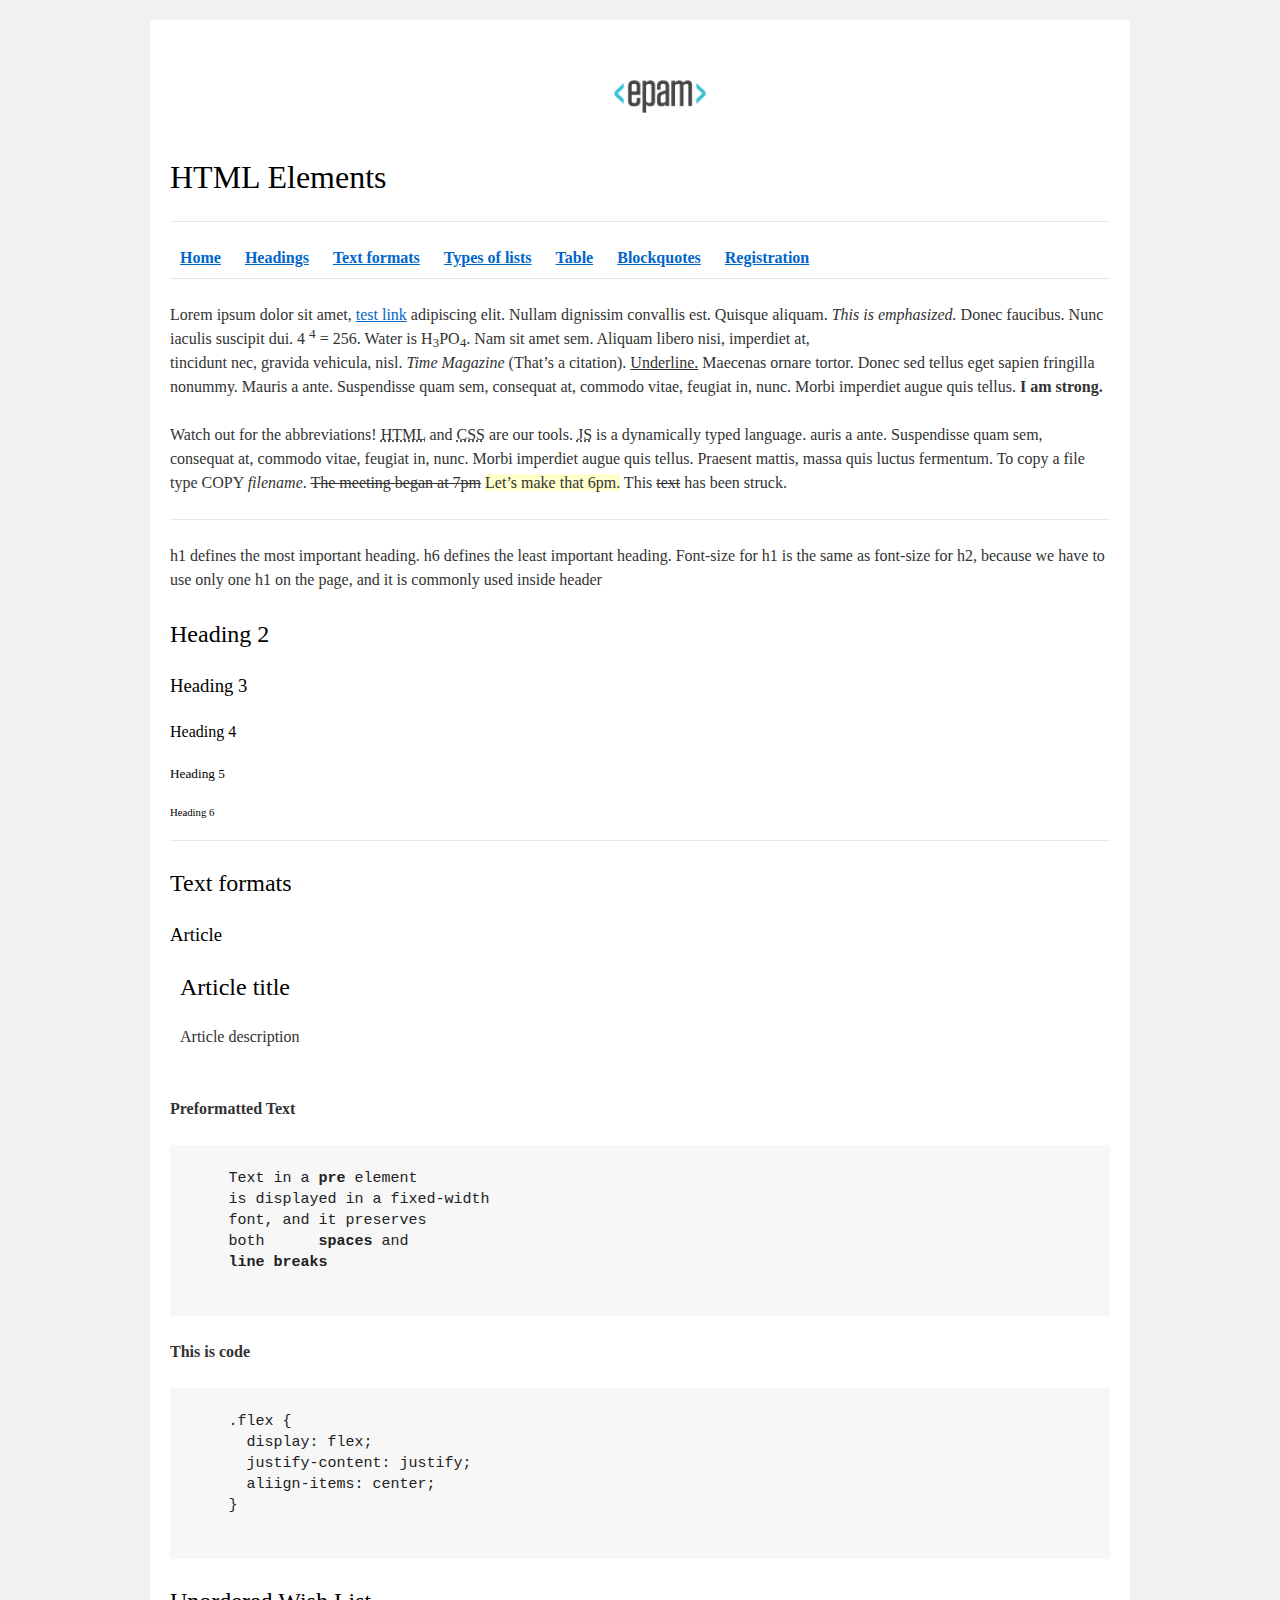
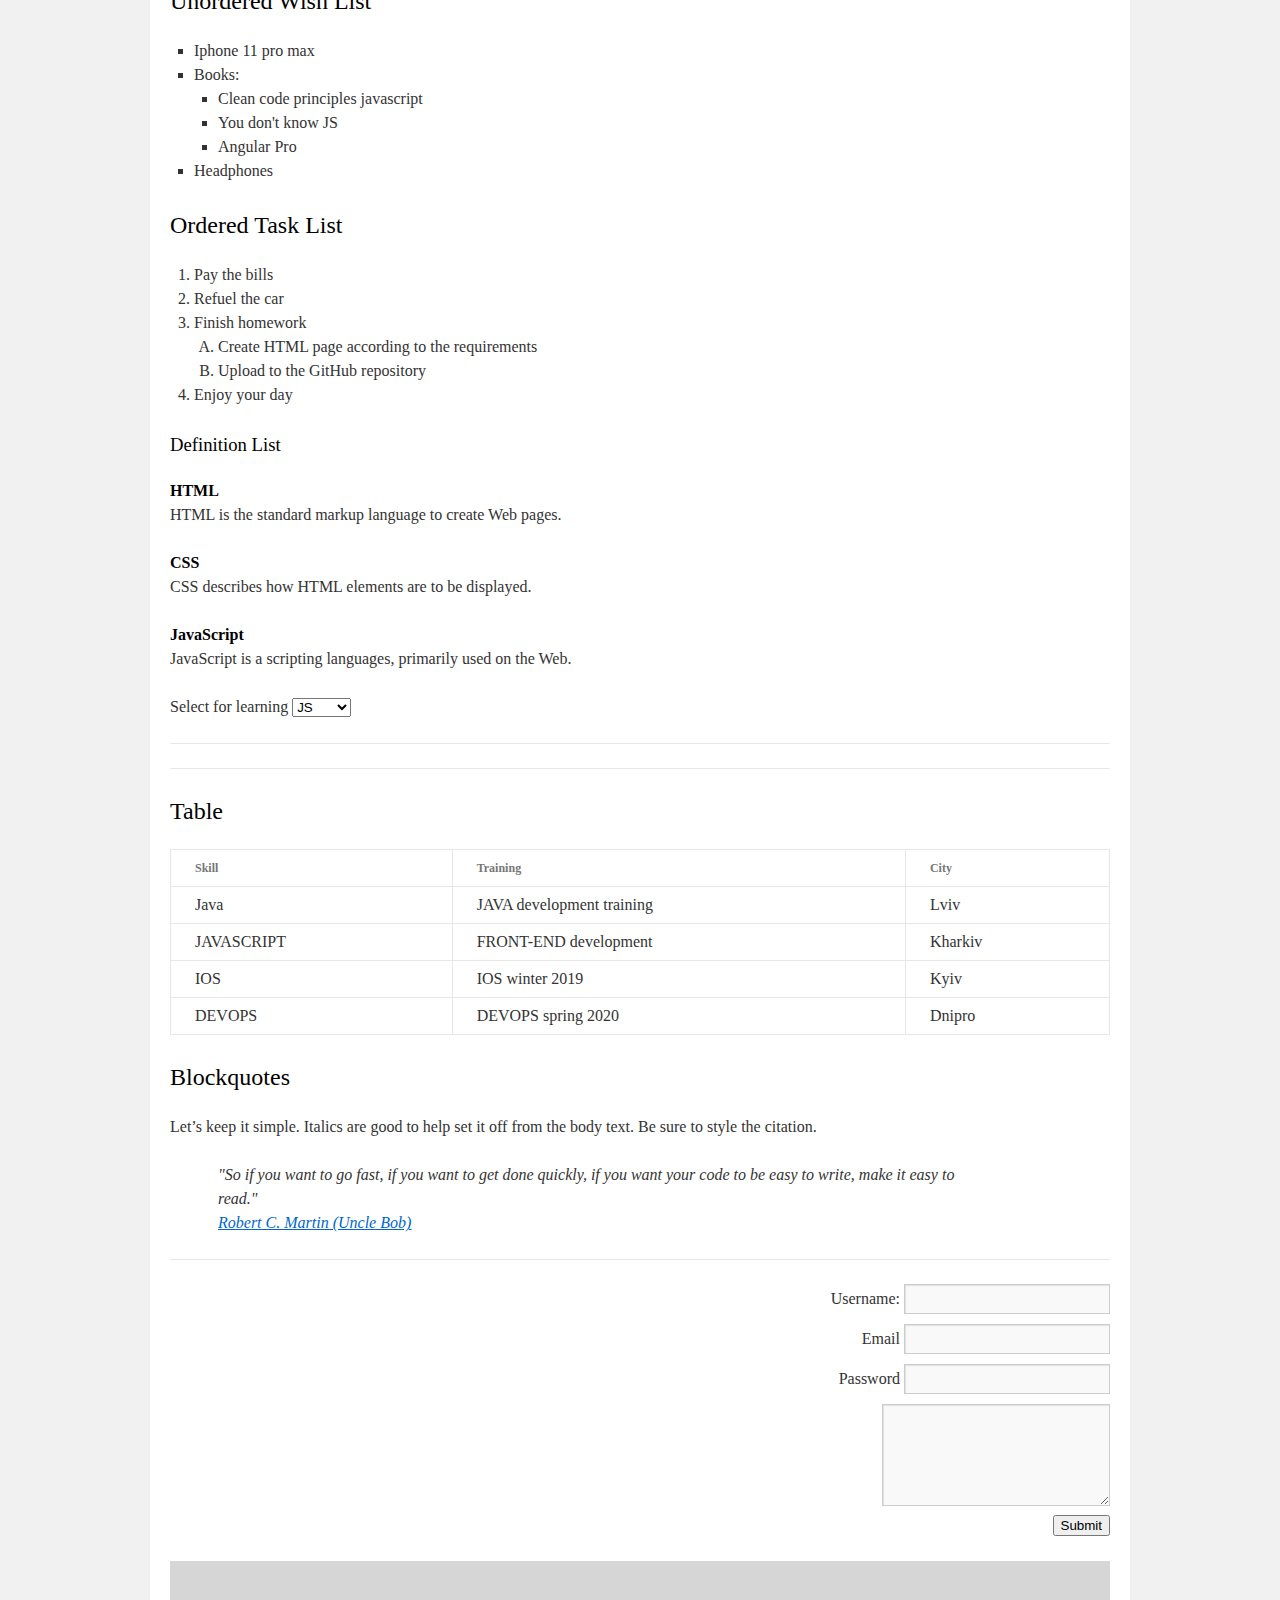
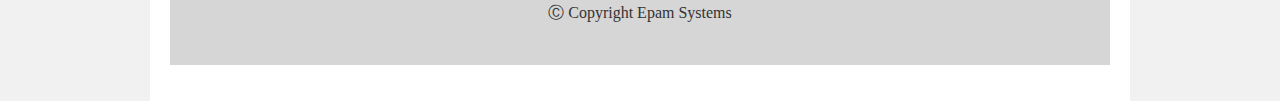
<file: Fl12_HW1/homework/index.html>
<!DOCTYPE html>
<html lang="en">

<head>
  <meta charset="utf-8">
  <title>HTML Basics</title>
  <link rel="stylesheet" href="style.css">
</head>

<body>
  <a id="home"></a>
  <div id="wrapper">
    <div id="main">
      <div id="container">
        <div id="content" role="main">
          <header>
            <img id="home" src="logo.png" alt="EPAM">
            <h1>HTML Elements</h1>
            <hr>
            <nav>
              <a href="#home"><strong>Home</strong></a>
              <a href="#headings"><strong>Headings</strong></a>
              <a href="#format"><strong>Text formats</strong></a>
              <a href="#lists"><strong>Types of lists</strong></a>
              <a href="#table"><strong>Table</strong></a>
              <a href="#blockquotes"><strong>Blockquotes</strong></a>
              <a href="#registration"><strong>Registration</strong></a>
            </nav>
          </header>
            <hr>
            <p>Lorem ipsum dolor sit amet,
              <a href="#">test link</a>
              adipiscing elit.
              Nullam dignissim convallis est. Quisque aliquam.
              <i>This is emphasized.</i>
              Donec faucibus. Nunc iaculis suscipit dui. 4
              <sup>4</sup> = 256.
              Water is H<sub>3</sub>PO<sub>4</sub>.
              Nam sit amet sem. Aliquam libero nisi, imperdiet at,<br> tincidunt nec, gravida vehicula, nisl.
              <cite>Time Magazine</cite>
              (That’s a citation).
              <u>Underline.</u>
              Maecenas ornare tortor. Donec sed tellus eget sapien fringilla nonummy. Mauris a ante. Suspendisse quam sem,
              consequat at, commodo vitae, feugiat in, nunc. Morbi imperdiet augue quis tellus.
              <strong>I am strong.</strong>
            </p>
            <p>Watch out for the abbreviations!
              <abbr title="Hyper Text Markup Language">HTML</abbr>
              and
              <abbr title="Cascading Style Sheets">CSS</abbr>
              are our tools.
              <abbr title="JavaScript">JS</abbr>
              is a dynamically typed language.
              auris a ante. Suspendisse quam sem, consequat at, commodo vitae, feugiat in, nunc. Morbi imperdiet augue
              quis tellus. Praesent mattis, massa quis luctus fermentum. To copy a file type
              COPY
              <i>filename</i>.
              <del>The meeting began at 7pm</del>
              <ins>Let’s make that 6pm.</ins>
              This <del>text</del> has been struck.
            </p>
            <hr>
            <p id="headings">h1 defines the most important heading. h6 defines the least important heading. Font-size for h1 is the same
              as font-size for h2, because we have to use only one h1 on the page, and it is commonly used inside header
            </p>
            <h2>Heading 2</h2>
            <h3>Heading 3</h3>
            <h4>Heading 4</h4>
            <h5>Heading 5</h5>
            <h6>Heading 6</h6>
            <hr>
            <h2 id="format">Text formats</h2>
            <h3>Article</h3>
            <article>
              <h2>Article title</h2>
              <p>Article description</p>
            </article>
            <br>
            <p><b>Preformatted Text</b></p>
    <pre>
    Text in a <strong>pre</strong> element
    is displayed in a fixed-width
    font, and it preserves
    both      <strong>spaces</strong> and
    <strong>line breaks</strong>
    </pre>
            <p><b>This is code</b></p>
    <pre>
    .flex {
      display: flex;
      justify-content: justify;
      aliign-items: center;
    }
    </pre>
            <h2 id="lists">Unordered Wish List</h2>
            <ul>
              <li>Iphone 11 pro max</li>
              <li>Books:
                <ul>
                  <li>Clean code principles javascript</li>
                  <li>You don't know JS</li>
                  <li>Angular Pro</li>
                </ul>
              </li>
              <li>Headphones</li>
            </ul>
            <h2>Ordered Task List</h2>
            <ol>
              <li>Pay the bills</li>
              <li>Refuel the car</li>
              <li>Finish homework
                <ol>
                  <li>Create HTML page according to the requirements</li>
                  <li>Upload to the GitHub repository</li>
                </ol>
              </li>
              <li>Enjoy your day</li>
            </ol>
            <h3>Definition List</h3>
            <dl>
              <dt>HTML</dt>
              <dd>HTML is the standard markup language to create Web pages.</dd>
              <dt>CSS</dt>
              <dd>CSS describes how HTML elements are to be displayed.</dd>
              <dt>JavaScript</dt>
              <dd>JavaScript is a scripting languages, primarily used on the Web.</dd>
            </dl>
            <p>Select for learning
              <select>
                <option value="JavaScript">JS</option>
                <option value="Hyper Text Markup Language">HTML</option>
                <option value="Cascading Style Sheets">CSS</option>
              </select></p>
            <hr>
            <hr>
            <h2 id="table">Table</h2>
            <table>
              <tr>
                <th>
                  Skill
                </th>
                <th>
                  Training
                </th>
                <th>
                  City
                </th>
              </tr>
              <tr>
                <td>Java</td>
                <td>JAVA development training</td>
                <td>Lviv</td>
              </tr>
              <tr>
                <td>JAVASCRIPT</td>
                <td>FRONT-END development</td>
                <td>Kharkiv</td>
              </tr>
              <tr>
                <td>IOS</td>
                <td>IOS winter 2019</td>
                <td>Kyiv</td>
              </tr>
              <tr>
                <td>DEVOPS</td>
                <td>DEVOPS spring 2020</td>
                <td>Dnipro</td>
              </tr>
            </table>
            <h2 id="blockquotes">Blockquotes</h2>
            <p>Let’s keep it simple. Italics are good to help set it off from the body text. Be sure to style the
              citation.
            </p>
            <blockquote>
              <p>"So if you want to go fast, if you want to get done quickly, if you want your code to be easy to write,
                make it easy to <br>read."
                <br><a href="#"><u>Robert C. Martin (Uncle Bob)</u></a>
              </p>
            </blockquote>
            <hr>
            <form id="registration" action="mailto:podv.dmitry@gmail.com" enctype="text/plain">
              <p>Username: <input name="name" type="text"><br>
                Email <input name="mail" type="email"><br>
                Password <input name="pass" type="password"><br>
                <textarea cols="23" rows="4"></textarea><br>
                <button type="submit">Submit</button>
              </p>
            </form>
            <footer>
              &#9400; Copyright Epam Systems
            </footer>
        </div>
      </div>
    </div>
  </div>
</body>

</html>
</file>
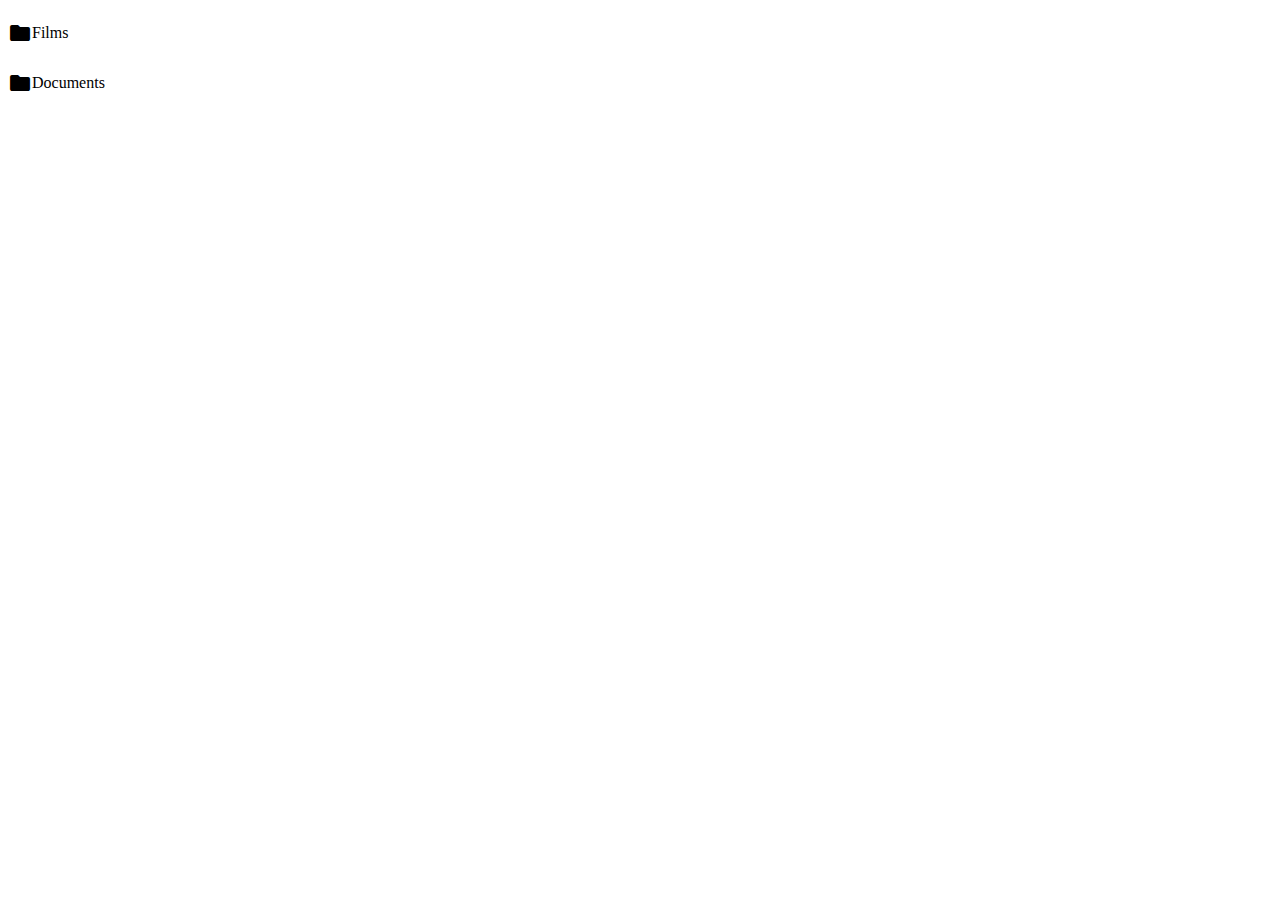
<file: FL12_HW11/homework/index.html>
<!-- DO NOT MODIFY THIS FILE -->
<!DOCTYPE html>
<html lang="en">

<head>
  <meta charset="UTF-8">
  <title>Homework 11 - DOM</title>
  <link rel="stylesheet" href="material-icons/material-icons.css">
  <link rel="stylesheet" href="styles.css">
</head>

<body>
  <div id="root"></div>
  <script src="app.js"></script>
</body>

</html>
</file>
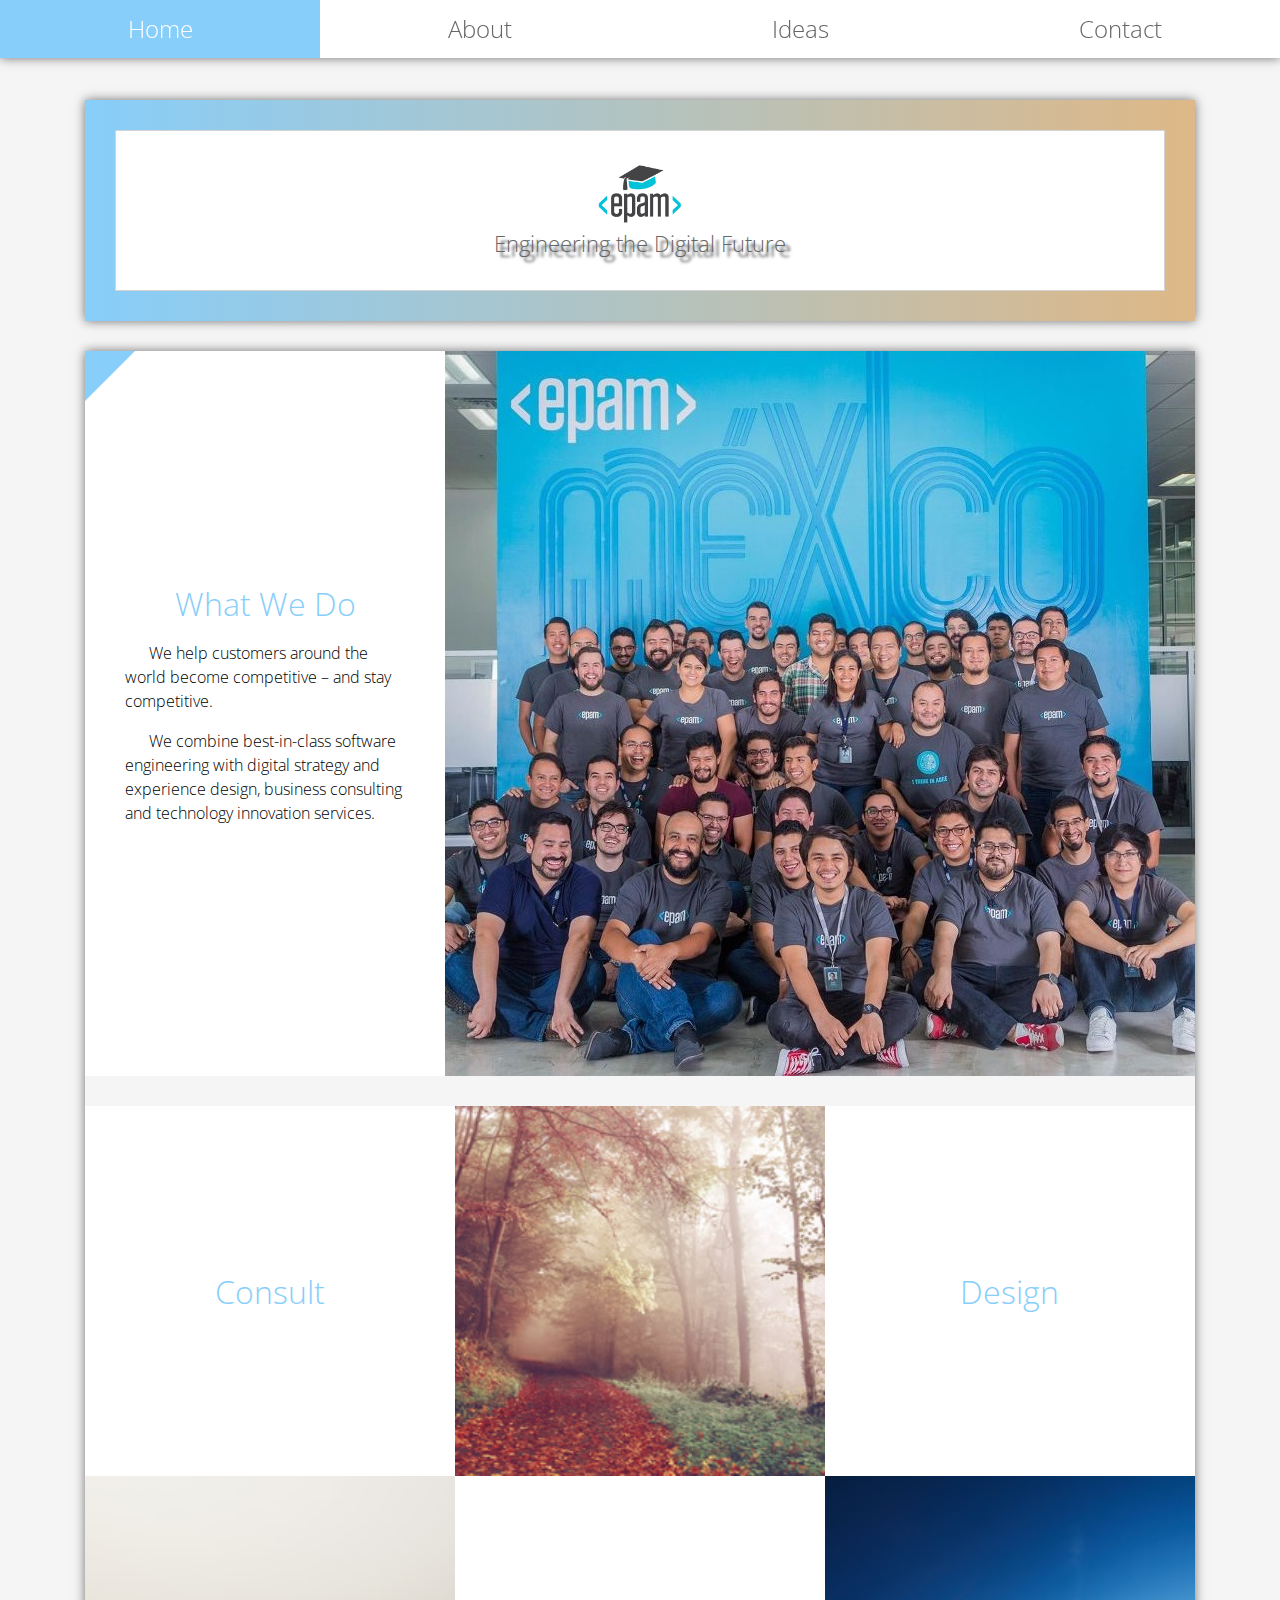
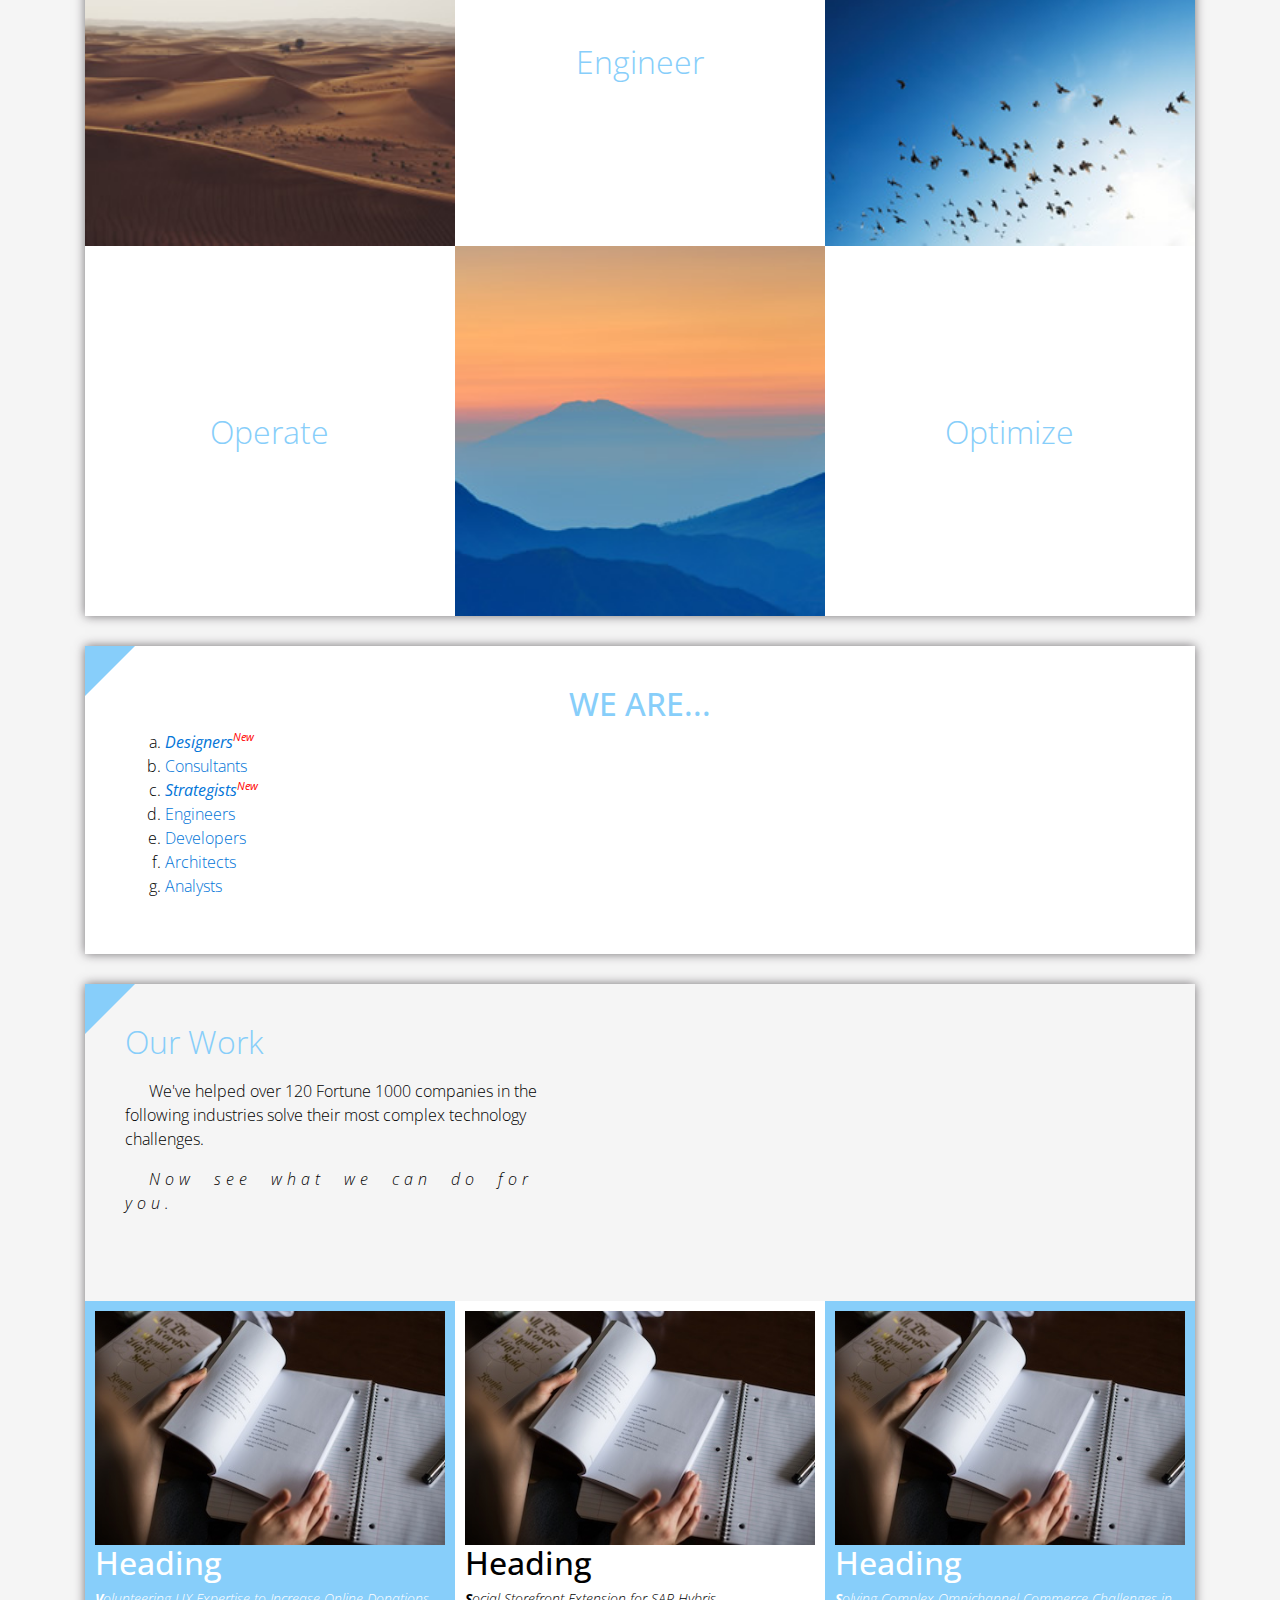
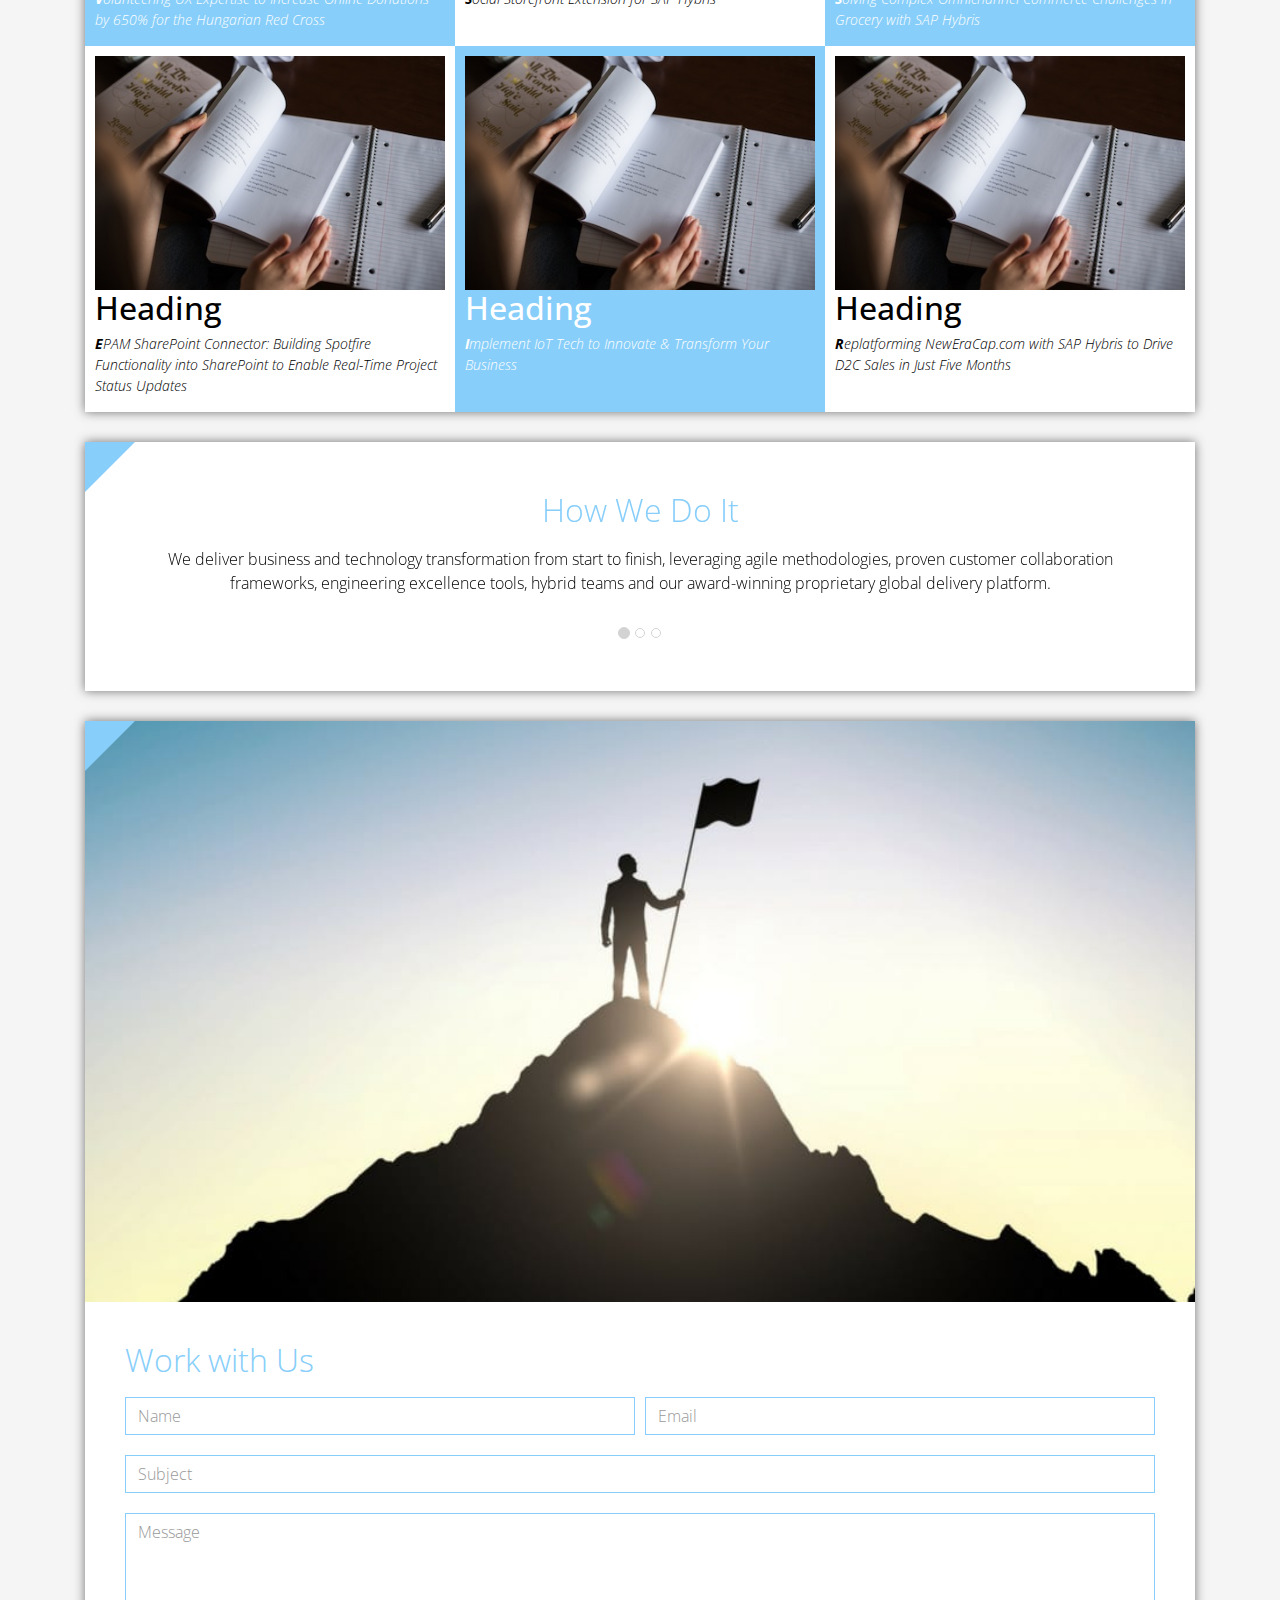
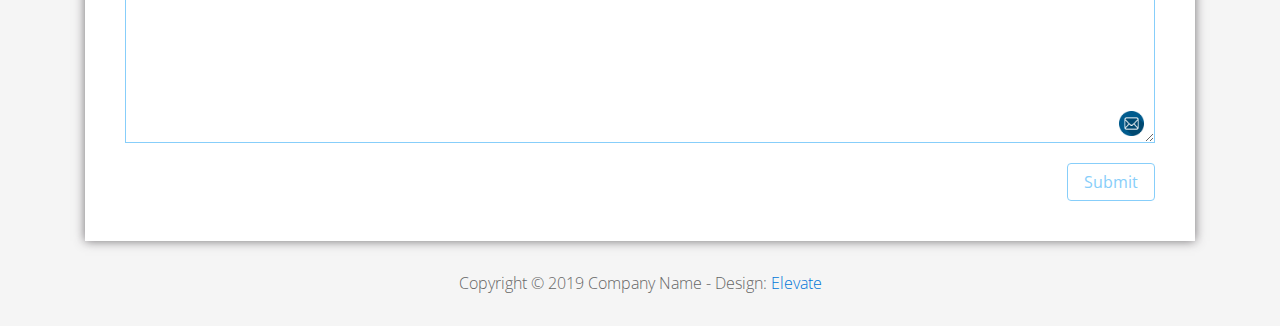
<file: FL12_HW2/homework/index.html>
<!DOCTYPE html>
<html lang="en">
<head>
  <meta charset="utf-8">
  <meta http-equiv="X-UA-Compatible" content="IE=edge">
  <meta name="viewport" content="width=device-width, initial-scale=1">

  <title>CSS Basics HW</title>



  <!-- load stylesheets -->
  <link rel="stylesheet" href="http://fonts.googleapis.com/css?family=Open+Sans:300,400">
  <!-- Google web font "Open Sans" -->
  <link rel="stylesheet" href="css/bootstrap.min.css">
  <!-- Bootstrap style -->
  <link rel="stylesheet" href="css/general.css">
  <link rel="stylesheet" href="css/style.css">
  <!-- Templatemo style -->
</head>

<body>
<div class="container">

  <div class="tm-sidebar">
    <nav class="tm-main-nav">
      <ul>
        <li class="tm-nav-item"><a href="#home" class="tm-nav-item-link">Home</a></li>
        <li class="tm-nav-item"><a href="#about" class="tm-nav-item-link">About</a></li>
        <li class="tm-nav-item"><a href="#ideas" class="tm-nav-item-link">Ideas</a></li>
        <li class="tm-nav-item"><a href="#contact" class="tm-nav-item-link">Contact</a></li>
      </ul>
    </nav>
  </div>

  <div class="tm-main-content">

    <div id="home" class="tm-content-box tm-content-header margin-b-10">
      <div class="tm-banner">
        <div class="tm-banner-inner">
          <img src="img/epam_logo.png" width="100" alt="">
          <p class="tm-banner-text">Engineering the Digital Future</p>
        </div>
      </div>
    </div>

    <section>
      <div class="tm-content-box flex-2-col">

        <div class="padding-medium flex-item tm-team-description-container flex-item">
          <h2 class="tm-section-title">What We Do</h2>
          <p class="tm-section-description">We help customers around the world become competitive – and stay competitive.</p>
          <p class="tm-section-description"> We combine best-in-class software engineering with digital strategy and experience design, business consulting and technology innovation services.</p>
        </div>
        <div class="flex-item tm-team-img">
          <img src="img/epam-mexico.jpg" alt="epam-mexico">
        </div>

      </div>

      <div id="about" class="tm-content-box">

        <ul class="boxes gallery-container">
          <li class="box box-bg">
            <h2 class="tm-section-title tm-section-title-box tm-box-bg-title">Consult</h2>
          </li>
          <li class="box">
            <a href="img/idea-large-01.jpg">
              <img src="img/idea-01.jpg" alt="Image" class="img-fluid thumbnail box-img">
            </a>
          </li>
          <li class="box box-bg">
            <h2 class="tm-section-title tm-section-title-box tm-box-bg-title">Design</h2>
          </li>
          <li class="box">
            <a href="img/idea-large-02.jpg">
              <img src="img/idea-02.jpg" alt="Image" class="img-fluid thumbnail box-img">
            </a>
          </li>
          <li class="box box-bg">
            <h2 class="tm-section-title tm-section-title-box tm-box-bg-title">Engineer</h2>
          </li>
          <li class="box">
            <a href="img/idea-large-03.jpg">
              <img src="img/idea-03.jpg" alt="Image" class="img-fluid thumbnail box-img">
            </a>
          </li>
          <li class="box box-bg">
            <h2 class="tm-section-title tm-section-title-box tm-box-bg-title">Operate</h2>
          </li>
          <li class="box">
            <a href="img/idea-large-04.jpg">
              <img src="img/idea-04.jpg" alt="Image" class="img-fluid thumbnail box-img">
            </a>
          </li>
          <li class="box box-bg">
            <h2 class="tm-section-title tm-section-title-box tm-box-bg-title">Optimize</h2>
          </li>
        </ul>

      </div>

    </section>

    <!-- slider -->
    <section class="heading tm-content-box">
      <div class="padding-medium">
        <h2> WE ARE...</h2>
        <ol>
          <li><a href="index.html" class="text">Designers</a></li>
          <li><a href="index.html">Consultants</a></li>
          <li><a href="#" class="text">Strategists</a></li>
          <li><a href="#">Engineers</a></li>
          <li><a href="#">Developers</a></li>
          <li><a href="#">Architects</a></li>
          <li><a href="#">Analysts</a></li>
        </ol>
      </div>
    </section>

    <section class="blocks">
      <div class="padding-medium flex-item tm-team-description-container">
        <h2 class="tm-section-title">Our Work</h2>
        <p class="tm-section-description">We've helped over 120 Fortune 1000 companies in the following industries solve their most complex technology challenges. </p>
        <p class="tm-section-description"> Now see what we can do for you.</p>
      </div>
      <div class="tm-content-box flex-2-col">
      </div>
      <div  class="tm-content-box">
        <ul class="boxes gallery-container">
          <li class="box box-work">
            <img src="img/study.jpeg" alt="Image" class="img-fluid">
            <div>
              <h2>Heading</h2>
              <p>Volunteering UX Expertise to Increase Online Donations by 650% for the Hungarian Red Cross</p>
            </div>
          </li>
          <li class="box box-work">
            <img src="img/study.jpeg" alt="Image" class="img-fluid">
            <div>
              <h2>Heading</h2>
              <p>Social Storefront Extension for SAP Hybris</p>
            </div>
          </li>
          <li class="box box-work">
            <img src="img/study.jpeg" alt="Image" class="img-fluid">
            <div>
              <h2>Heading</h2>
              <p>Solving Complex Omnichannel Commerce Challenges in Grocery with SAP Hybris</p>
            </div>
          </li>
          <li class="box box-work">
            <img src="img/study.jpeg" alt="Image" class="img-fluid">
            <div>
              <h2>Heading</h2>
              <p>EPAM SharePoint Connector: Building Spotfire Functionality into SharePoint to Enable Real-Time Project Status Updates</p>
            </div>
          </li>
          <li class="box box-work">
            <img src="img/study.jpeg" alt="Image" class="img-fluid">
            <div>
              <h2>Heading</h2>
              <p>Implement IoT Tech to Innovate &amp; Transform Your Business</p>
            </div>
          </li>
          <li class="box box-work">
            <img src="img/study.jpeg" alt="Image" class="img-fluid">
            <div>
              <h2>Heading</h2>
              <p>Replatforming NewEraCap.com with SAP Hybris to Drive D2C Sales in Just Five Months</p>
            </div>
          </li>
        </ul>

      </div>
    </section>

    <section id="ideas">
      <div id="tmCarousel" class="carousel slide tm-content-box" data-ride="carousel">

        <ol class="carousel-indicators">
          <li data-target="#tmCarousel" data-slide-to="0" class="active"></li>
          <li data-target="#tmCarousel" data-slide-to="1" class=""></li>
          <li data-target="#tmCarousel" data-slide-to="2" class=""></li>
        </ol>

        <div class="carousel-inner" role="listbox">

          <div class="carousel-item active">
            <div class="carousel-content">
              <div class="flex-item">
                <h2 class="tm-section-title">How We Do It</h2>
                <p class="tm-section-description carousel-description">We deliver business and technology transformation from start to finish, leveraging agile methodologies, proven customer collaboration frameworks, engineering excellence tools, hybrid teams and our award-winning proprietary global delivery platform.</p>
              </div>
            </div>
          </div>

          <div class="carousel-item">
            <div class="carousel-content">
              <div class="flex-item">
                <h2 class="tm-section-title">Our Clients</h2>
                <p class="tm-section-description carousel-description">Lorem ipsum dolor sit amet,
                  consectetur adipiscing elit. Quisque vel nisi pharetra nibh varius pharetra ac
                  sagittis nisi. Etiam pharetra vestibulum hendrerit. Pellentesque interdum metus
                  sed massa rutrum.</p>
              </div>
            </div>
          </div>

          <div class="carousel-item">
            <div class="carousel-content">
              <div class="flex-item">
                <h2 class="tm-section-title">Our Projects</h2>
                <p class="tm-section-description carousel-description">Donec ex libero, fringilla
                  vitae purus sit amet, rhoncus pharetra lorem. Pellentesque id sem id lacus
                  ultricies vehicula. Aliquam rutrum mi non. Pellentesque interdum metus sed massa
                  rutrum.</p>
              </div>
            </div>
          </div>

        </div>

      </div>
    </section>

    <section class="tm-content-box">
      <img src="img/contact-us.jpg" alt="Contact image" class="img-fluid img-contact-us">

      <div id="contact" class="padding-medium">
        <h2 class="tm-section-title">Work with Us</h2>
        <form action="#contact" method="get" class="contact-form">

          <div class="form-group col-xs-12 col-sm-12 col-md-6 col-lg-6 form-group-2-col-left">
            <input type="text" id="contact_name" name="contact_name" class="form-control"
                   placeholder="Name" required/>
          </div>
          <div class="form-group col-xs-12 col-sm-12 col-md-6 col-lg-6 form-group-2-col-right mandatory-field">
            <input type="email" id="contact_email" name="contact_email" class="form-control"
                   placeholder="Email" required/>
          </div>
          <div class="form-group">
            <input type="text" id="contact_subject" name="contact_subject" class="form-control"
                   placeholder="Subject" required/>
          </div>
          <div class="form-group">
            <textarea id="contact_message" name="contact_message" class="form-control" rows="9"
                      placeholder="Message" required></textarea>
          </div>

          <button type="submit" class="btn btn-primary submit-btn">Submit</button>

        </form>
      </div>
    </section>

    <footer class="tm-footer">
      <p class="text-xs-center">Copyright &copy; 2019 Company Name

        - Design: <a rel="nofollow" href="http://www.templatemo.com/tm-481-elevate"
                     target="_parent">Elevate</a></p>
    </footer>

  </div>

</div>

</body>
</html>
</file>
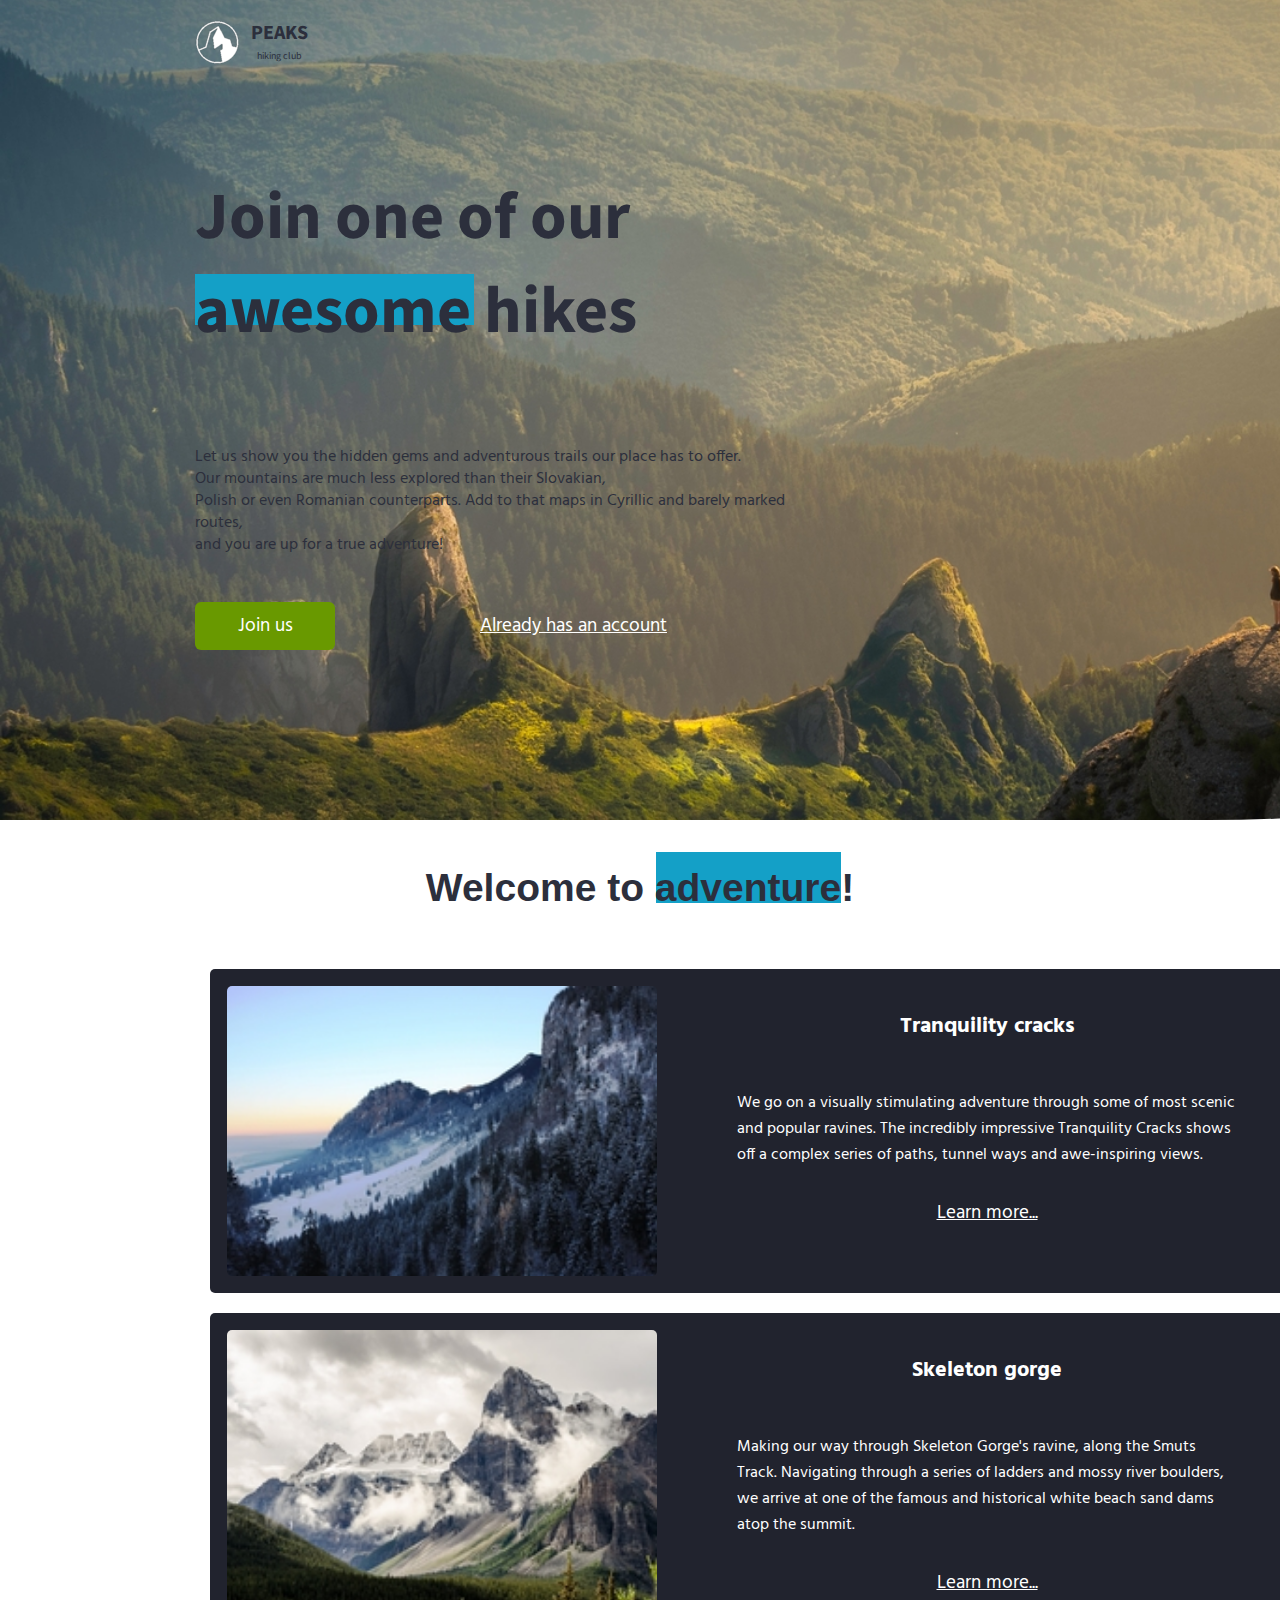
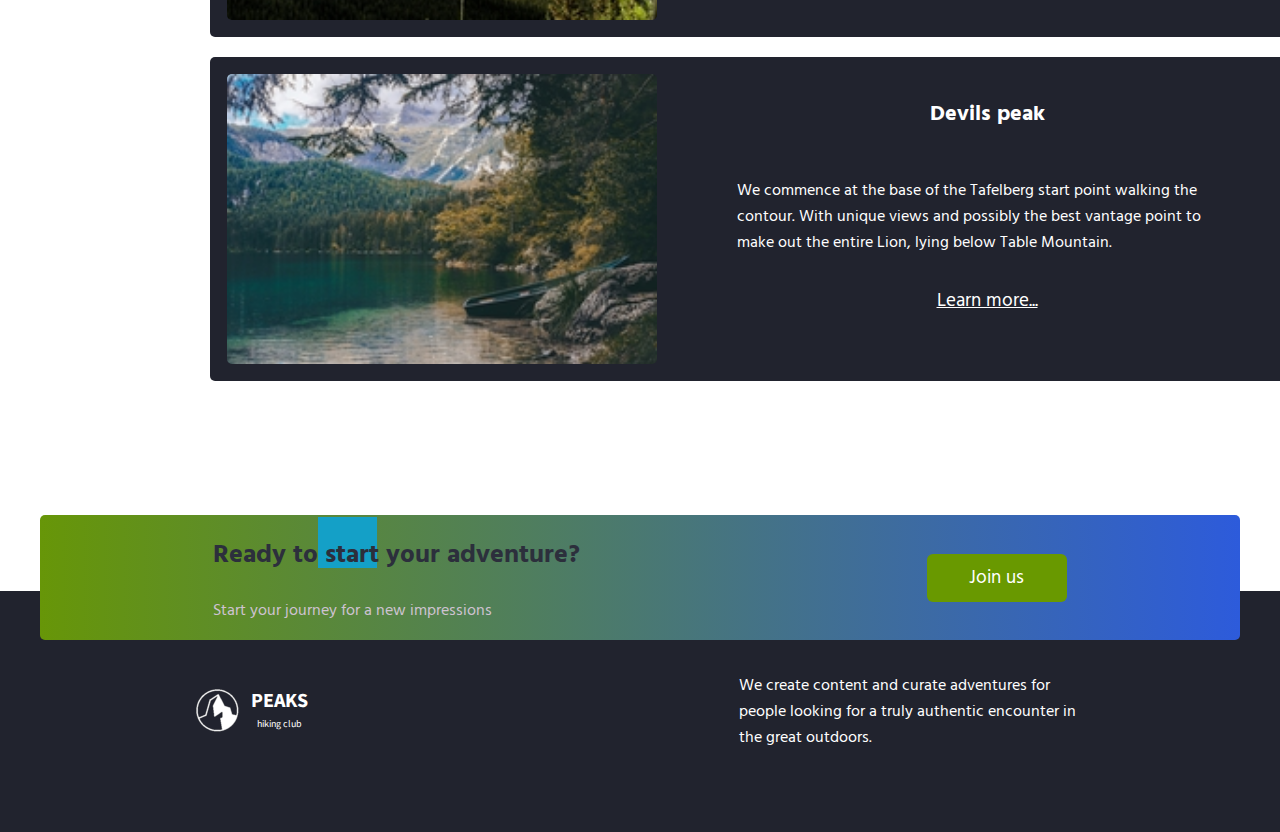
<file: FL12_HW3/homework/index.html>
<!DOCTYPE html>
<html lang="en">

<head>
    <meta charset="UTF-8">
    <meta name="viewport" content="width=device-width, initial-scale=1.0">
    <meta http-equiv="X-UA-Compatible" content="ie=edge">
    <link href="https://fonts.googleapis.com/css?family=Hind:400,600%7CSource+Sans+Pro:400,600,700%7CFresca"
          rel="stylesheet"/>

    <!-- Styles should be switched here: -->

    <link rel="stylesheet" type="text/css" href="css/style1.css">
    <!--     <link rel="stylesheet" type="text/css" href="css/style2.css">-->

    <title>PEAKS hiking club</title>
</head>

<body>
<header class="header">
    <div class="header-wrap">
        <div class="landing-logo">
            <img src="img/m-logo.png" alt="logo"/>
            <p>PEAKS<span>hiking club</span></p>
        </div>
        <p class="header_heading">
            Join one of our awesome hikes
        </p>
        <p class="header_text">
            Let us show you the hidden gems and adventurous trails our place has to offer.
            Our mountains are much less explored than their Slovakian,
            Polish or even Romanian counterparts. Add to that maps in Cyrillic and barely marked routes,
            and you are up for a true adventure!
        </p>
        <div>
            <button class="header_button">Join us</button>
            <a href="#" class="login">Already has an account</a>
        </div>
    </div>
</header>
<main class="section">
    <p class="section_text">
        Welcome to adventure!
    </p>
    <div class="section_card_wrap">
        <div class="section_card">
            <img class="section_card_img"
                 src="img/m-1.jpg"
                 alt="experts"/>
            <div class="section_card_right_container">
                <p class="section_card_heading">
                    Tranquility cracks
                </p>
                <p class="section_card_text">
                    We go on a visually stimulating adventure through some of most scenic and popular ravines.
                    The incredibly impressive Tranquility Cracks shows off a complex series of paths, tunnel ways and
                    awe-inspiring views.
                </p>
                <a href="#" class="section_link">Learn more...</a>
            </div>
        </div>
        <div class="section_card">
            <img class="section_card_img"
                 src="img/m-2.jpg"
                 alt="content formats"/>
            <div class="section_card_right_container">
                <p class="section_card_heading">
                    Skeleton gorge
                </p>
                <p class="section_card_text">
                    Making our way through Skeleton Gorge's ravine, along the Smuts Track.
                    Navigating through a series of ladders and mossy river boulders, we arrive at one of the famous and
                    historical white beach sand dams atop the summit.
                </p>
                <a href="#" class="section_link">Learn more...</a>
            </div>
        </div>
        <div class="section_card">
            <img class="section_card_img"
                 src="img/m-3.jpg"
                 alt="certificate"/>
            <div class="section_card_right_container">
                <p class="section_card_heading">
                    Devils peak
                </p>
                <p class="section_card_text">
                    We commence at the base of the Tafelberg start point walking the contour.
                    With unique views and possibly the best vantage point to make out the entire Lion, lying below Table
                    Mountain.
                </p>
                <a href="#" class="section_link">Learn more...</a>
            </div>
        </div>
    </div>
    <div class="section_banner">
        <div class="section_banner_text_wrap">
            <p class="section_banner_heading">
                Ready to start your adventure?
            </p>
            <p class="section_banner_text">
                Start your journey for a new impressions
            </p>
        </div>
        <button class="section_banner_button">Join us</button>
    </div>
</main>
<footer class="footer">
    <div class="footer-wrap">
        <div class="footer_logo landing-logo">
            <img src="img/m-logo.png" alt="logo"/>
            <p>PEAKS<span>hiking club</span></p>
        </div>
        <p class="footer_text">
            We create content and curate adventures for people looking for a truly authentic encounter in the great
            outdoors.
        </p>
        <span class="footer-cr">
           &copy; 2019 by PEAKS hiking club
        </span>
    </div>
</footer>
</body>

</html>
</file>
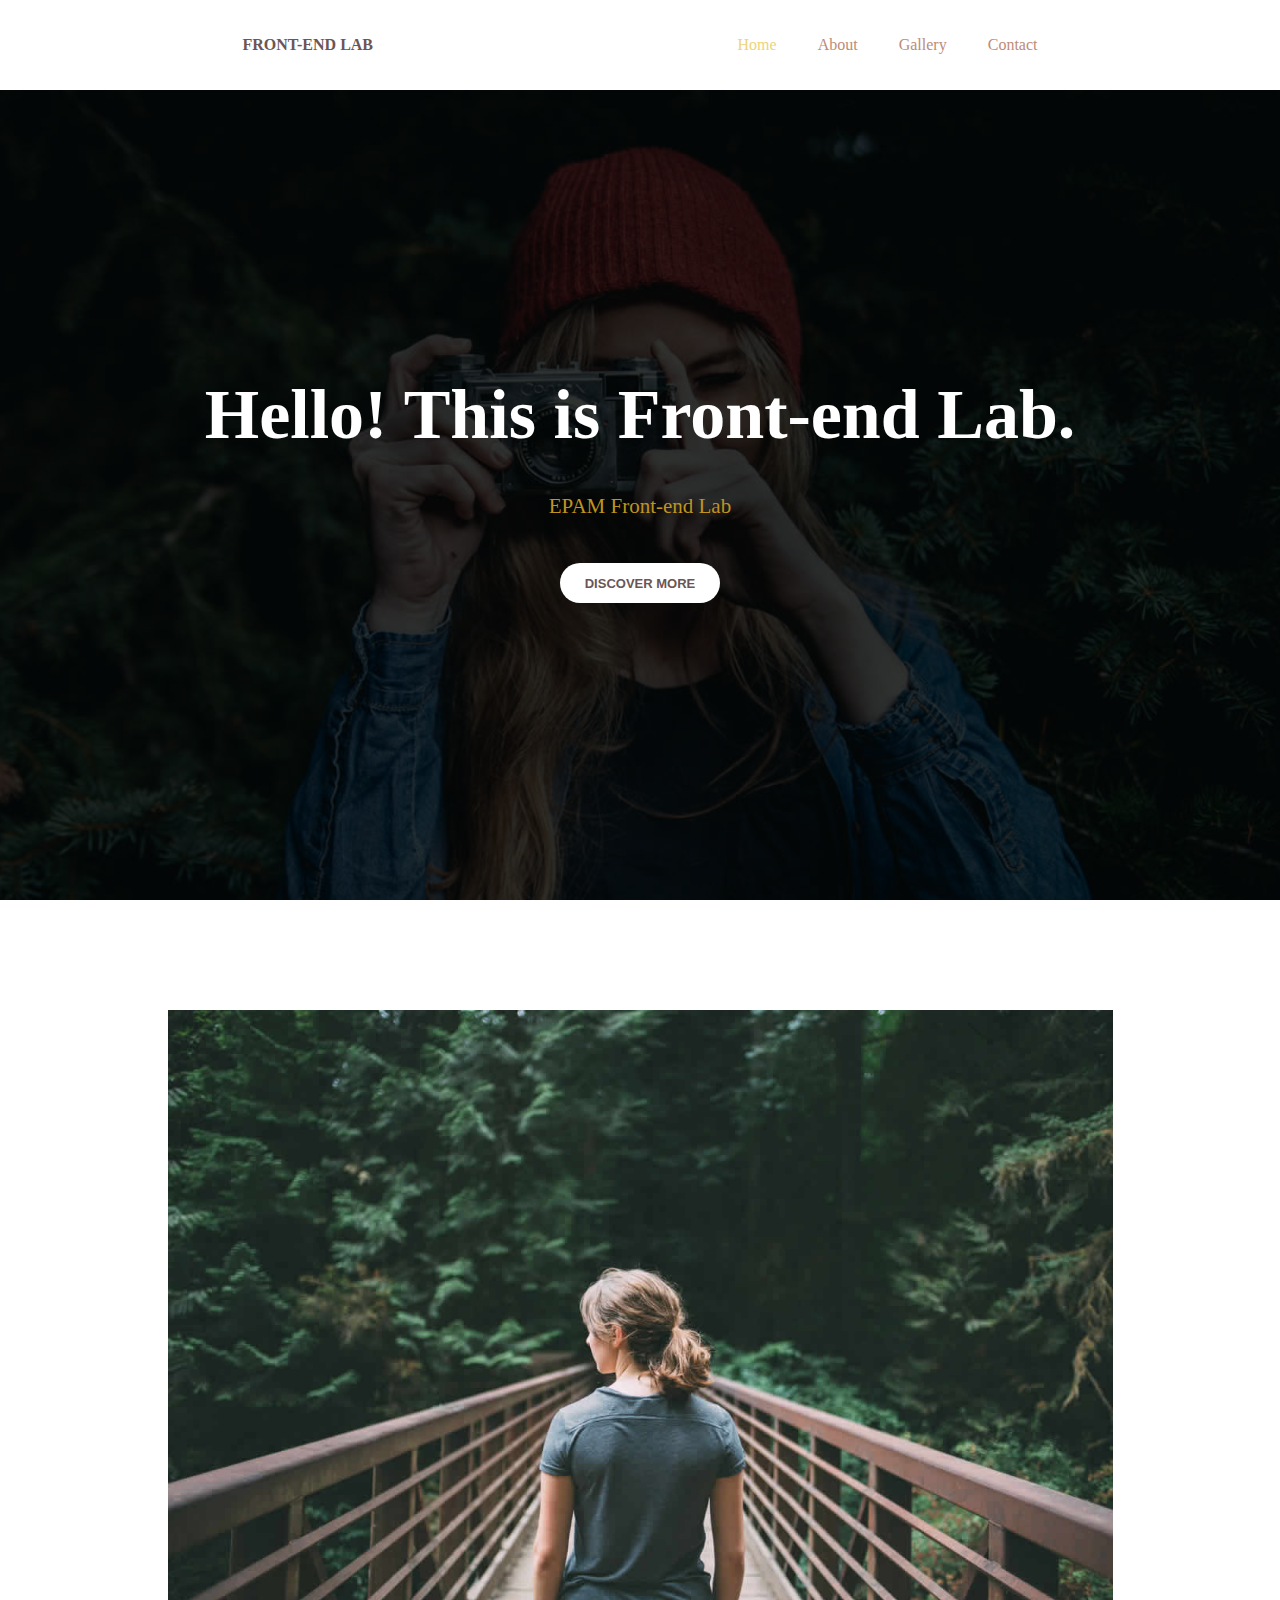
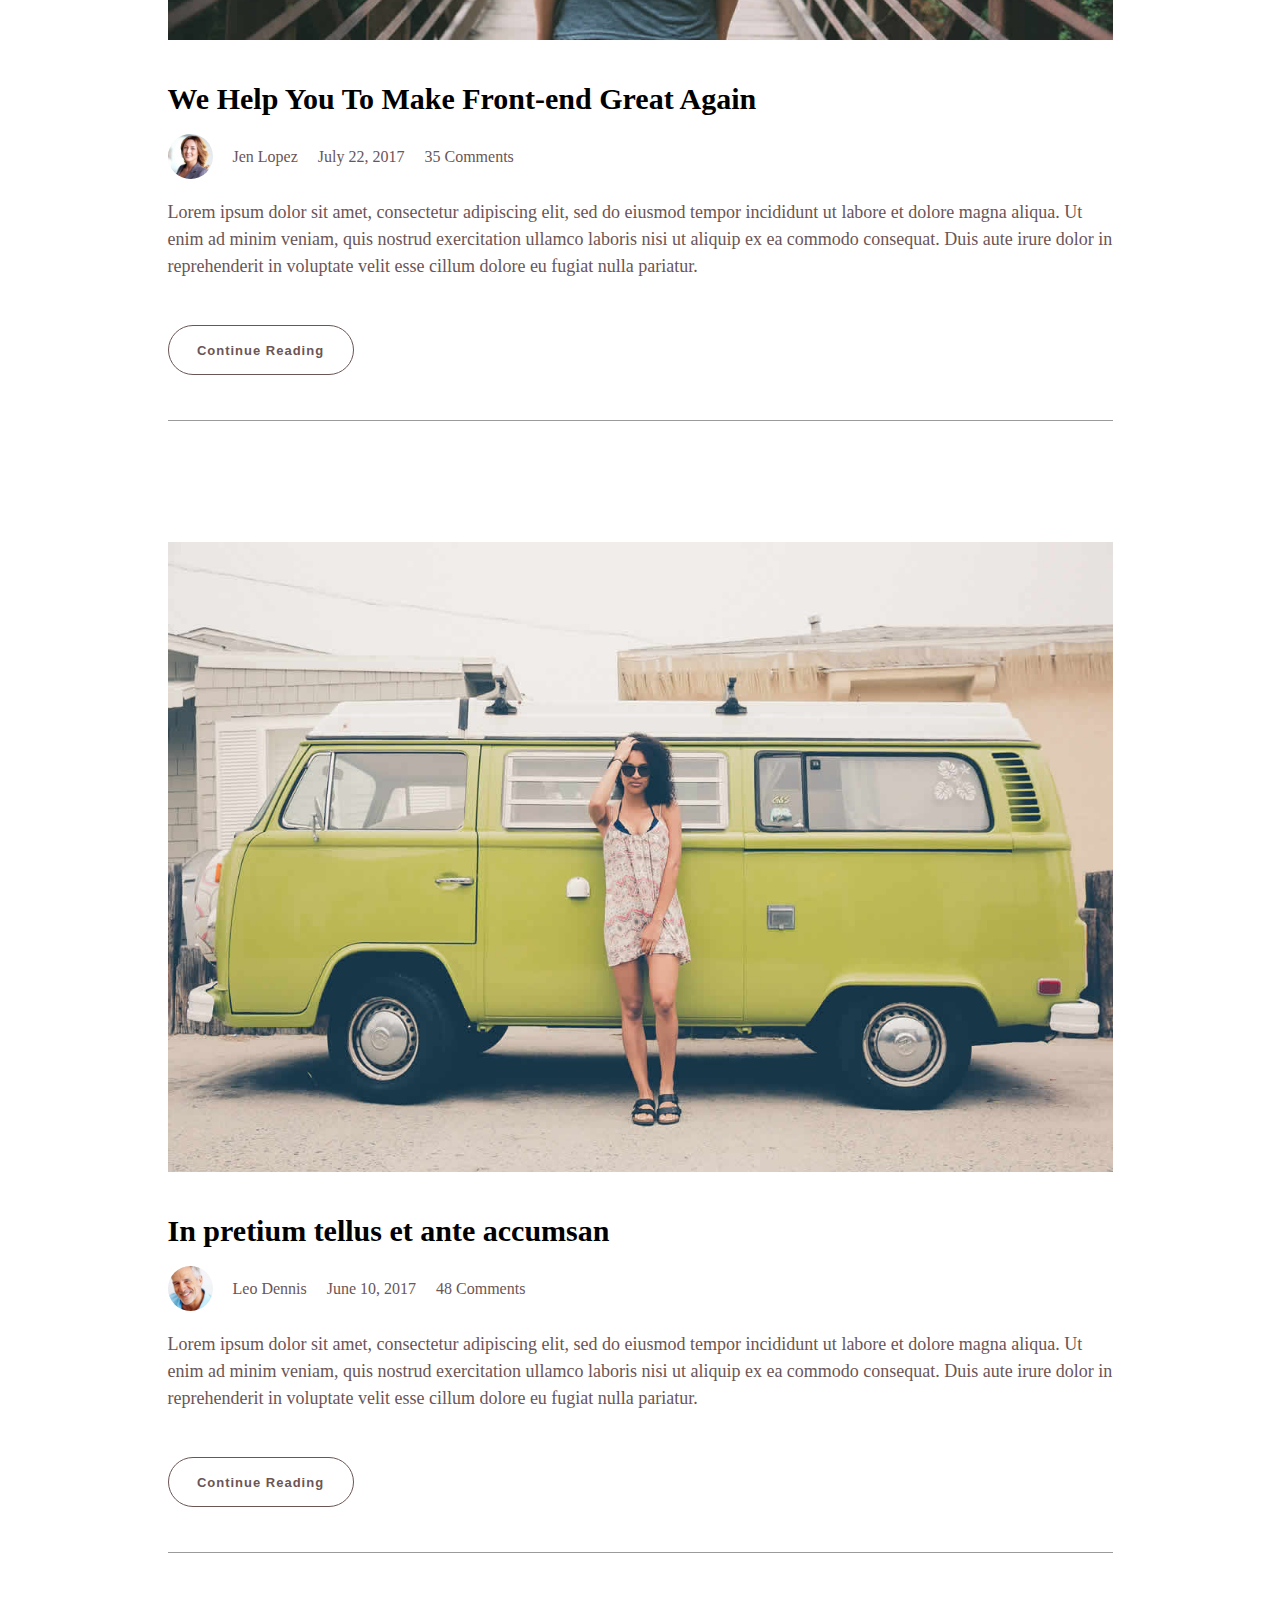
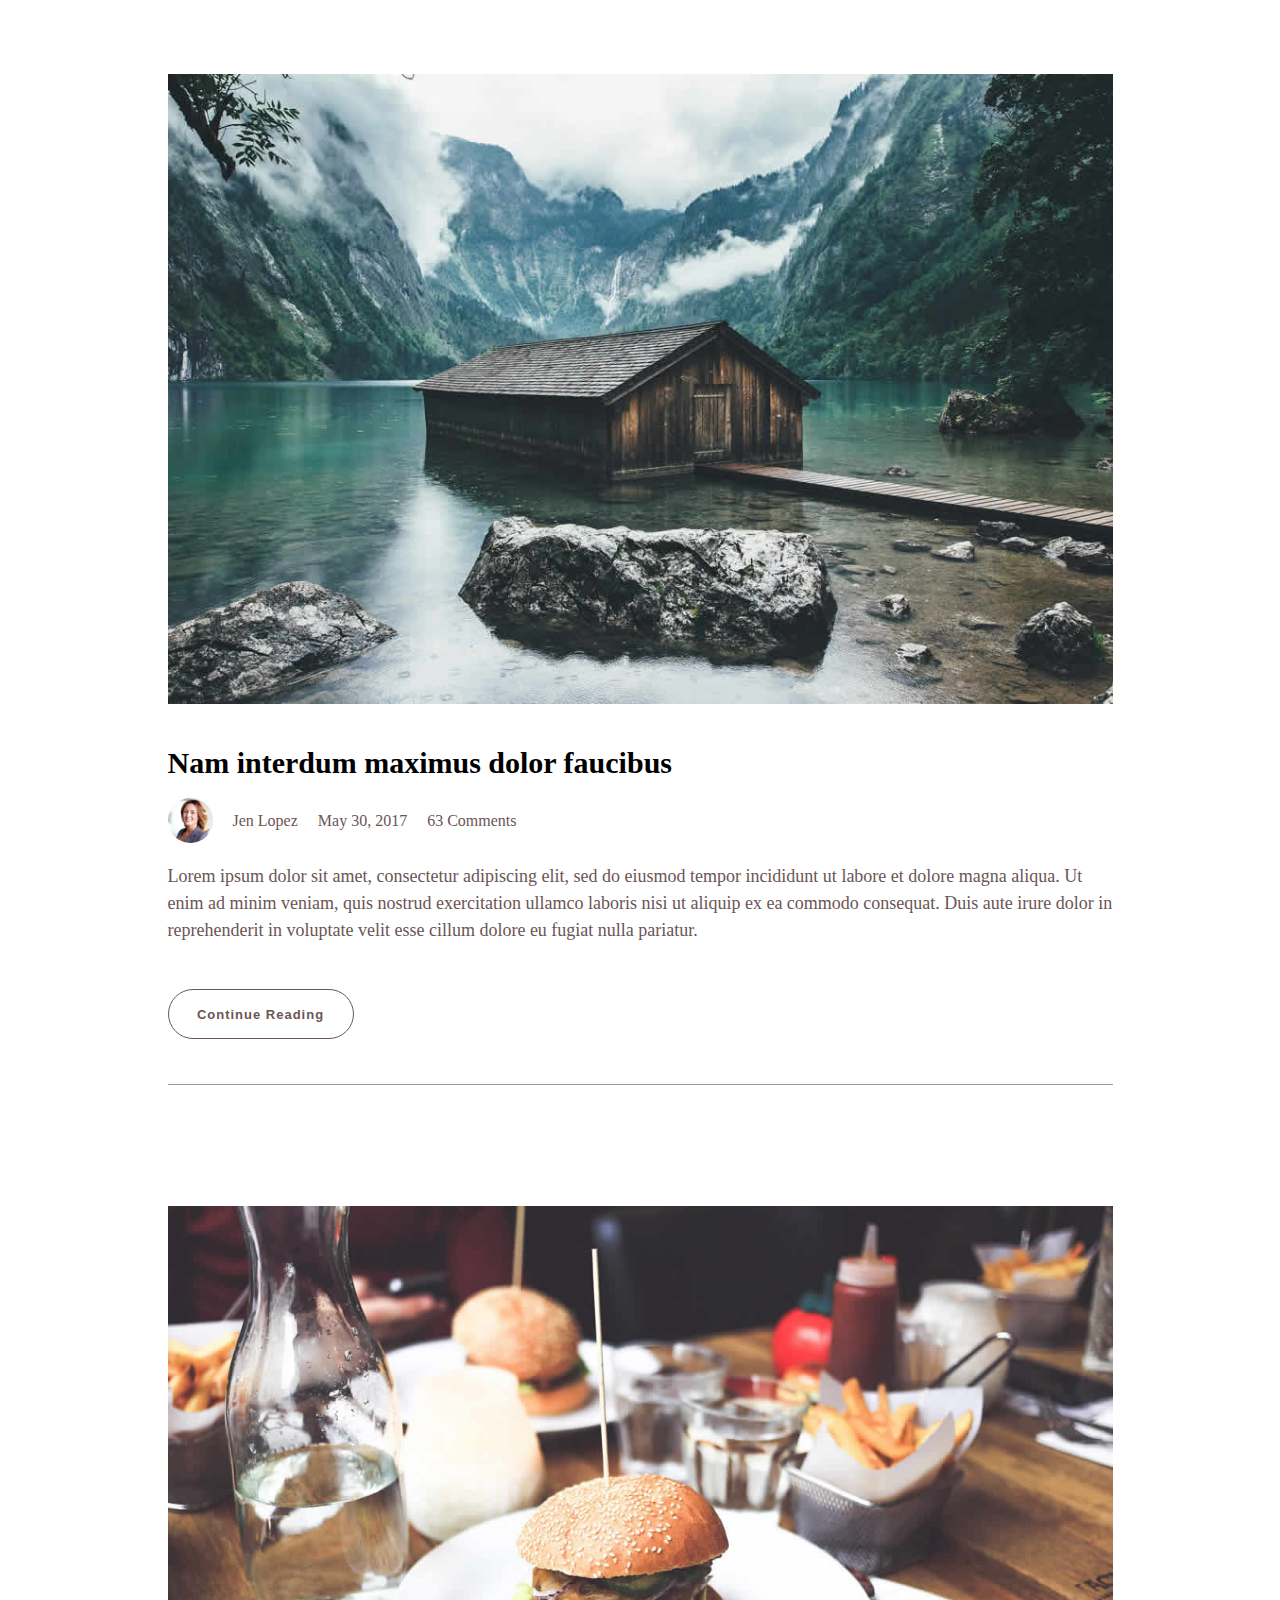
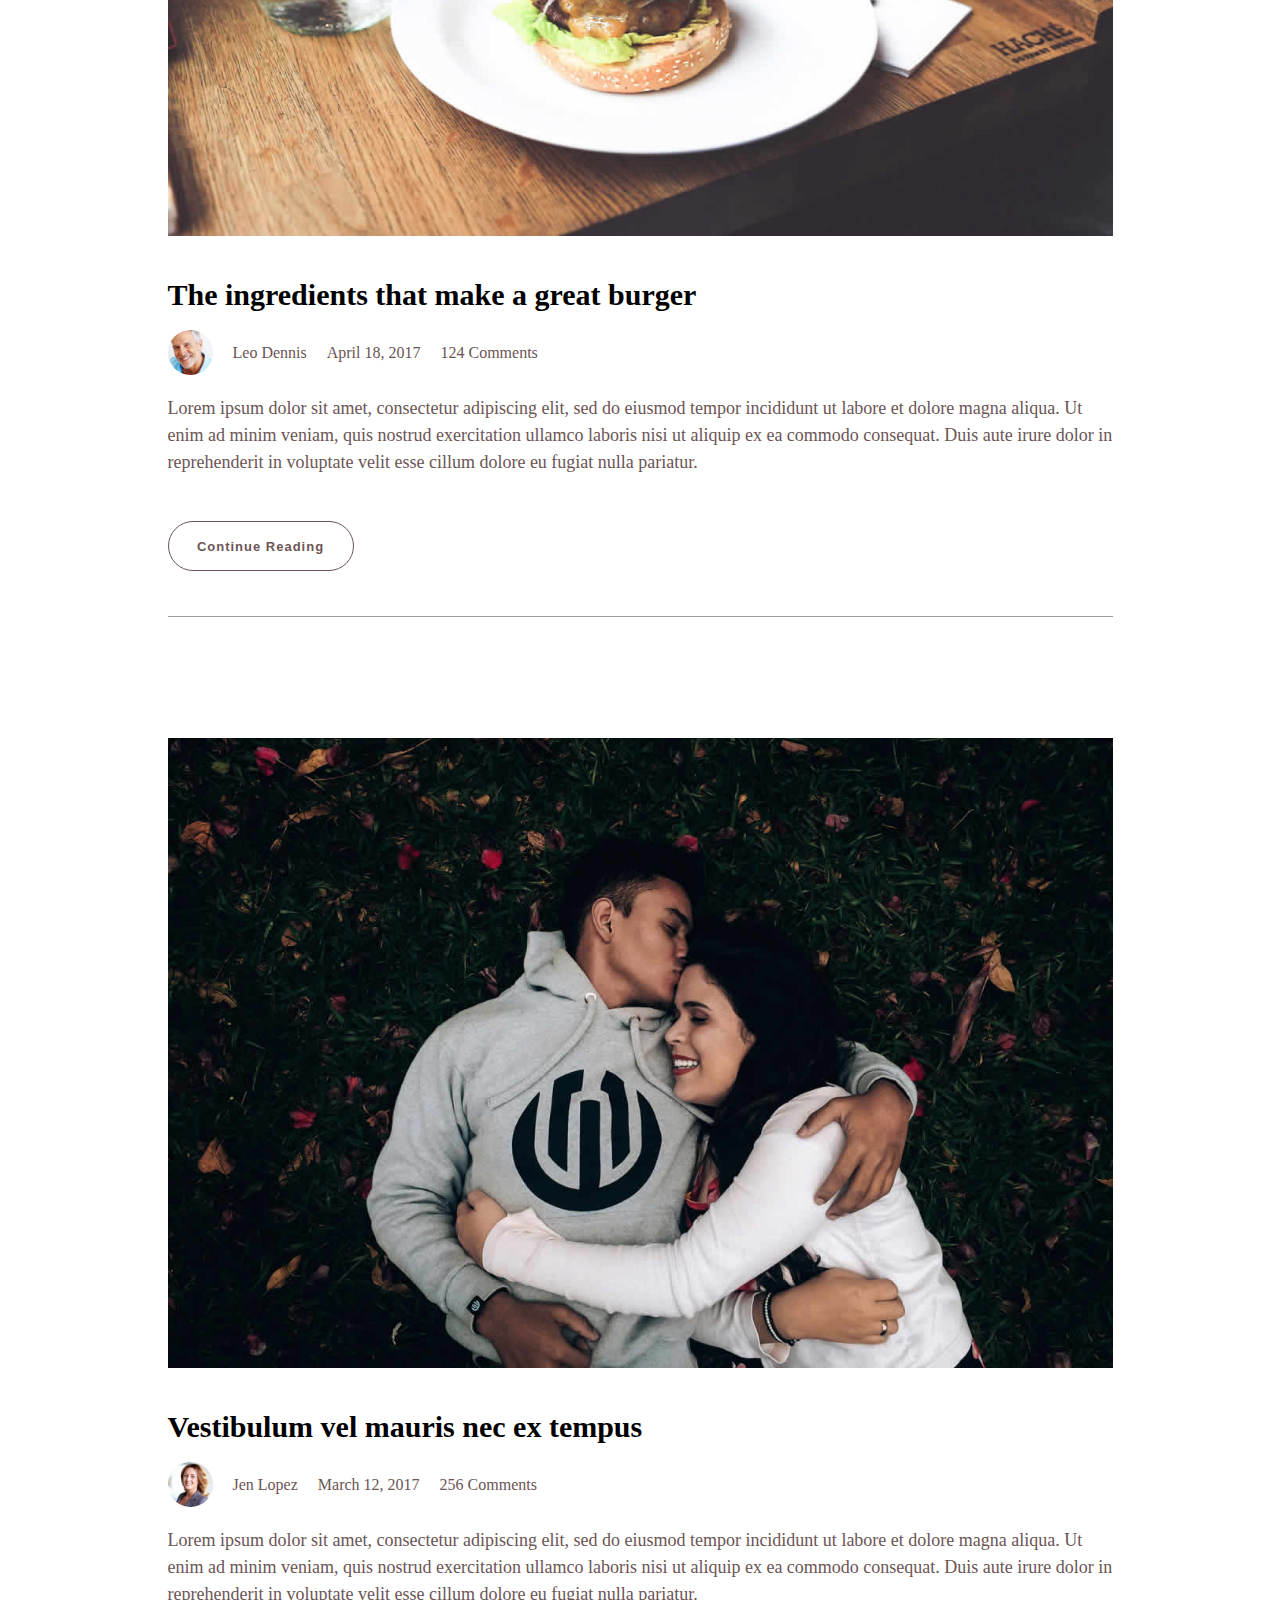
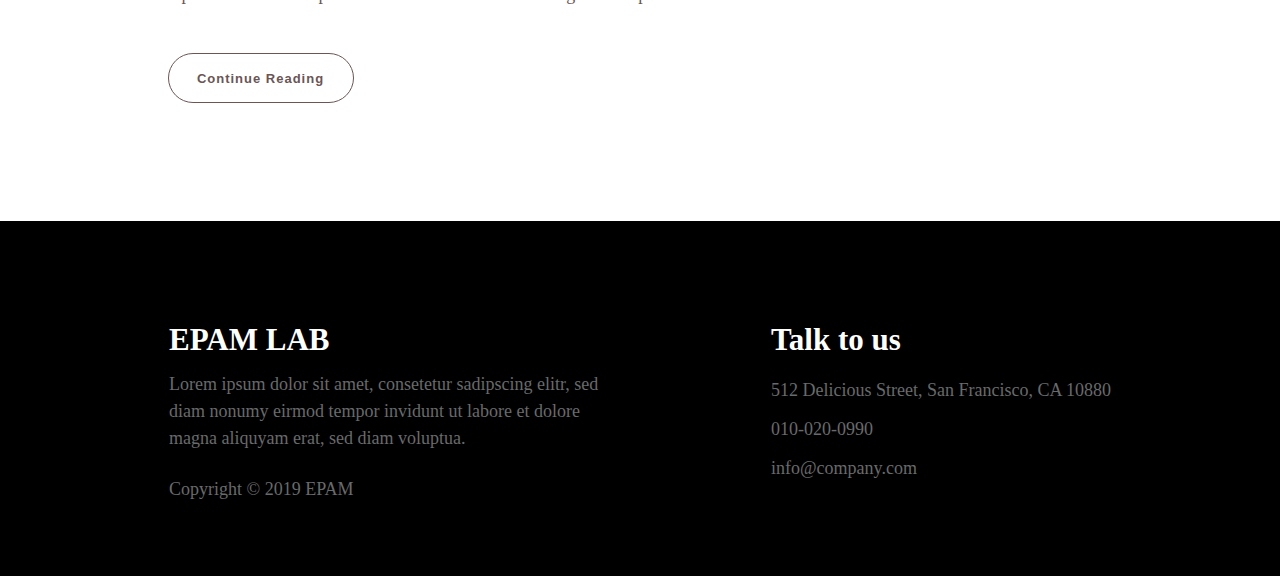
<file: FL12_HW4/homework/index.html>
<!DOCTYPE html>
<html lang="zxx">


    <head>
        <meta charset="UTF-8">
        <meta name="viewport" content="width=device-width, initial-scale=1.0">
        <meta http-equiv="X-UA-Compatible" content="ie=edge">
        <title>Document</title>
        <link rel="stylesheet" href="css/style.css">
    </head>

    <body>
        <header>
            <div id="header-content">
                <p class="text-header">FRONT-END LAB</p>
                <nav id="navigation">
                    <ul>
                        <li><a id="home" href="#">Home</a></li>
                        <li><a href="#">About</a></li>
                        <li><a href="#">Gallery</a></li>
                        <li><a href="#">Contact</a></li>
                    </ul>
                </nav>
            </div>
        </header>
        <section id="hero">
            <div class="hero-content">
                <div class="hero-wrap">
                    <h1>Hello! This is Front-end Lab.</h1>
                    <p>EPAM Front-end Lab</p>
                    <button>Discover More</button>
                </div>
            </div>
        </section>
        <section id="content">
            <div class="content-wrap">
                <div class="content-block">
                    <img class="block-img" src="img/blog-image1.jpg" alt="image">
                    <h2 class="block-h2">We Help You To Make Front-end Great Again</h2>
                    <div class="content-comment-block">
                        <img class="content-comment-img" src="img/author-image1.jpg" alt="image">
                        <p>Jen Lopez</p>
                        <p>July 22, 2017</p>
                        <p>35 Comments</p>
                    </div>
                    <p class="comment-text">Lorem ipsum dolor sit amet, consectetur adipiscing elit, sed do eiusmod tempor incididunt ut labore et dolore magna aliqua. Ut enim ad minim veniam, quis nostrud exercitation ullamco laboris nisi ut aliquip ex ea commodo consequat. Duis aute irure dolor in reprehenderit in voluptate velit esse cillum dolore eu fugiat nulla pariatur.</p>
                    <button class="comment-btn">Continue Reading</button>
                </div>
                <div class="content-block">
                    <img class="block-img" src="img/blog-image2.jpg" alt="image">
                    <h2 class="block-h2">In pretium tellus et ante accumsan</h2>
                    <div class="content-comment-block">
                        <img class="content-comment-img" src="img/author-image2.jpg" alt="image">
                        <p>Leo Dennis</p>
                        <p>June 10, 2017</p>
                        <p>48 Comments</p>
                    </div>
                    <p class="comment-text">Lorem ipsum dolor sit amet, consectetur adipiscing elit, sed do eiusmod tempor incididunt ut labore et dolore magna aliqua. Ut enim ad minim veniam, quis nostrud exercitation ullamco laboris nisi ut aliquip ex ea commodo consequat. Duis aute irure dolor in reprehenderit in voluptate velit esse cillum dolore eu fugiat nulla pariatur.</p>
                    <button class="comment-btn">Continue Reading</button>
                </div>
                <div class="content-block">
                    <img class="block-img" src="img/blog-image3.jpg" alt="image">
                    <h2 class="block-h2">Nam interdum maximus dolor faucibus</h2>
                    <div class="content-comment-block">
                        <img class="content-comment-img" src="img/author-image1.jpg" alt="image">
                        <p>Jen Lopez</p>
                        <p>May 30, 2017</p>
                        <p>63 Comments</p>
                    </div>
                    <p class="comment-text">Lorem ipsum dolor sit amet, consectetur adipiscing elit, sed do eiusmod tempor incididunt ut labore et dolore magna aliqua. Ut enim ad minim veniam, quis nostrud exercitation ullamco laboris nisi ut aliquip ex ea commodo consequat. Duis aute irure dolor in reprehenderit in voluptate velit esse cillum dolore eu fugiat nulla pariatur.</p>
                    <button class="comment-btn">Continue Reading</button>
                </div>
                <div class="content-block">
                    <img class="block-img" src="img/blog-image4.jpg" alt="image">
                    <h2 class="block-h2">The ingredients that make a great burger</h2>
                    <div class="content-comment-block">
                        <img class="content-comment-img" src="img/author-image2.jpg" alt="image">
                        <p>Leo Dennis</p>
                        <p>April 18, 2017</p>
                        <p>124 Comments</p>
                    </div>
                    <p class="comment-text">Lorem ipsum dolor sit amet, consectetur adipiscing elit, sed do eiusmod tempor incididunt ut labore et dolore magna aliqua. Ut enim ad minim veniam, quis nostrud exercitation ullamco laboris nisi ut aliquip ex ea commodo consequat. Duis aute irure dolor in reprehenderit in voluptate velit esse cillum dolore eu fugiat nulla pariatur.</p>
                    <button class="comment-btn">Continue Reading</button>
                </div>
                <div class="content-block">
                    <img class="block-img" src="img/blog-image5.jpg" alt="image">
                    <h2 class="block-h2">Vestibulum vel mauris nec ex tempus</h2>
                    <div class="content-comment-block">
                        <img class="content-comment-img" src="img/author-image1.jpg" alt="image">
                        <p>Jen Lopez</p>
                        <p>March 12, 2017</p>
                        <p>256 Comments</p>
                    </div>
                    <p class="comment-text">Lorem ipsum dolor sit amet, consectetur adipiscing elit, sed do eiusmod tempor incididunt ut labore et dolore magna aliqua. Ut enim ad minim veniam, quis nostrud exercitation ullamco laboris nisi ut aliquip ex ea commodo consequat. Duis aute irure dolor in reprehenderit in voluptate velit esse cillum dolore eu fugiat nulla pariatur.</p>
                    <button class="comment-btn">Continue Reading</button>
                </div>
            </div>
        </section>
        <footer>
            <div id="footer-content">
                <div class="left-content">
                    <h2>EPAM LAB</h2>
                    <p>Lorem ipsum dolor sit amet, consetetur sadipscing elitr, sed diam nonumy eirmod tempor invidunt ut labore et dolore magna aliquyam erat, sed diam voluptua.</p>
                    <p>Copyright © 2019 EPAM</p>
                </div>
                <div class="right-content">
                    <h2>Talk to us</h2>
                    <p>
                        512 Delicious Street, San Francisco, CA 10880<br>
                        010-020-0990<br>
                        info@company.com
                    </p>
                </div>
            </div>
        </footer>
    </body>
</html>
</file>
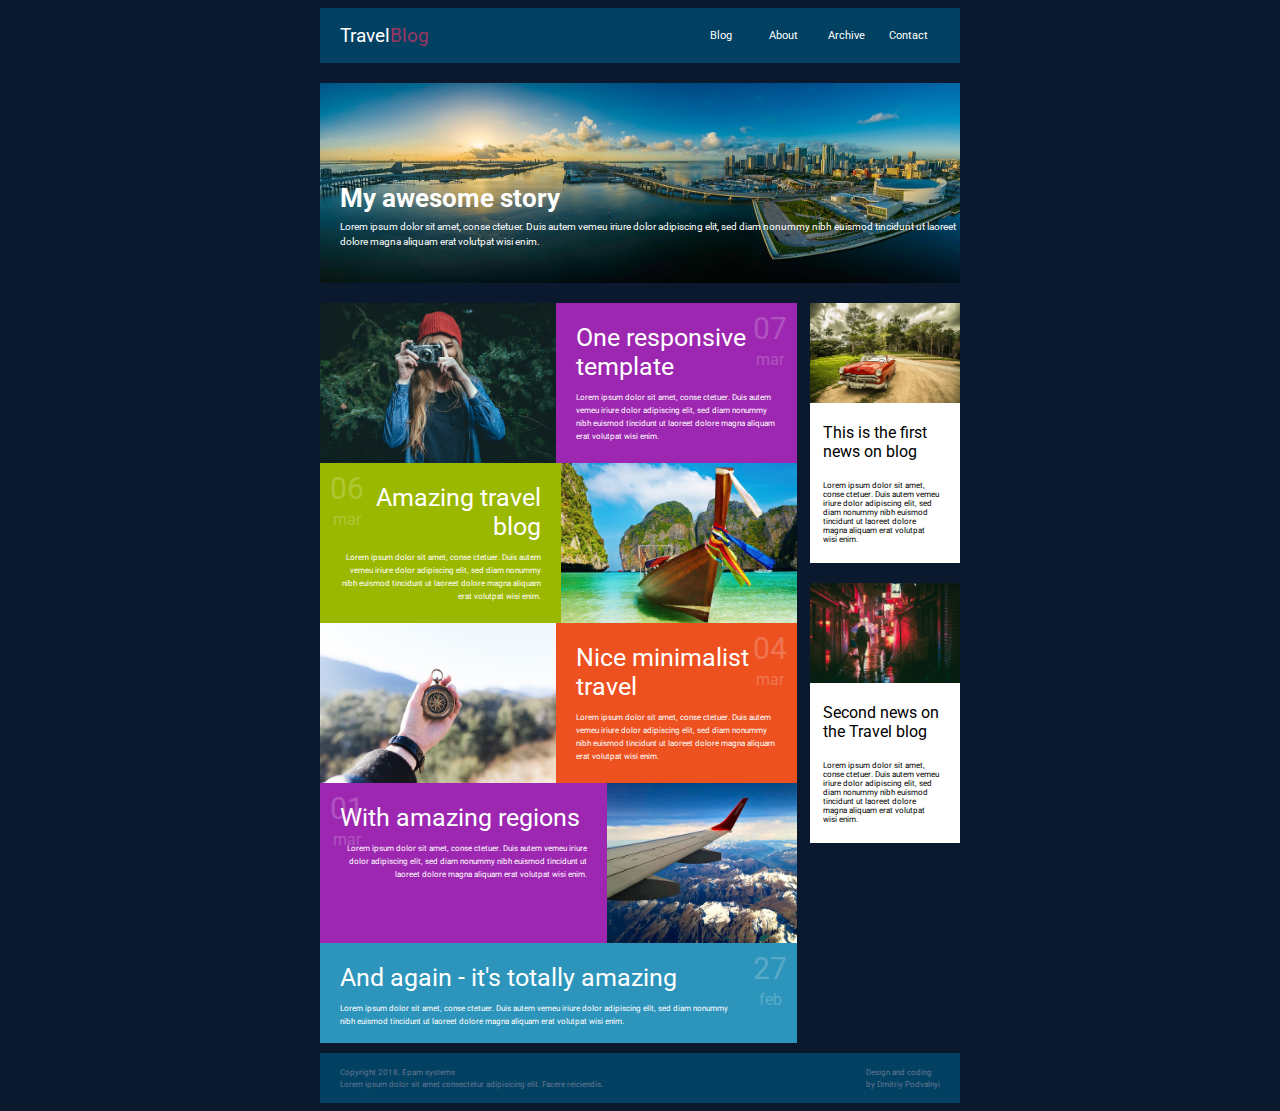
<file: FL12_HW5/homework/index.html>
<!DOCTYPE html>
<html lang="zxx">

<head>
  <meta charset="UTF-8">
  <meta name="viewport" content="width=device-width, initial-scale=1.0">
  <meta http-equiv="X-UA-Compatible" content="ie=edge">
  <link rel="stylesheet" href="css/styles.css">
  <link href='https://fonts.googleapis.com/css?family=Roboto:400,100,300,700&subset=latin,latin-ext' rel='stylesheet'
    type='text/css'>
  <title>Responsive</title>
</head>

<body>
  <header>
    <div class="button">
      <div></div>
      <div></div>
      <div></div>
    </div>
    <p class="logo">Travel</p>
    <nav class="navigation">
      <a href="#">Blog</a>
      <a href="#">About</a>
      <a href="#">Archive</a>
      <a href="#">Contact</a>
    </nav>
  </header>
  <section id="banner">
    <h2>My awesome story</h2>
    <p>Lorem ipsum dolor sit amet, conse ctetuer. Duis autem vemeu iriure dolor adipiscing elit, sed diam nonummy nibh
      euismod tincidunt ut laoreet dolore magna aliquam erat volutpat wisi enim.</p>
  </section>
  <div id="content">
    <div class="content-wrap">
      <div class="left-content">
        <div class="posts post-1">
          <img src="img/post1.jpg" alt="">
          <div class="post-text">
            <p>One responsive template</p>
            <p>Lorem ipsum dolor sit amet, conse ctetuer. Duis autem vemeu iriure dolor adipiscing elit, sed diam
              nonummy nibh euismod tincidunt ut laoreet dolore magna aliquam erat volutpat wisi enim.</p>
          </div>
          <div class="post-date">
            <p>07</p>
            <p>mar</p>
          </div>
        </div>
        <div class="posts post-2">
          <img src="img/post2.jpg" alt="">
          <div class="post-text">
            <p>Amazing travel blog</p>
            <p>Lorem ipsum dolor sit amet, conse ctetuer. Duis autem vemeu iriure dolor adipiscing elit, sed diam
              nonummy nibh euismod tincidunt ut laoreet dolore magna aliquam erat volutpat wisi enim.</p>
          </div>
          <div class="post-date">
            <p>06</p>
            <p>mar</p>
          </div>
        </div>
        <div class="posts post-3">
          <img src="img/post3.jpg" alt="">
          <div class="post-text">
            <p>Nice minimalist travel</p>
            <p>Lorem ipsum dolor sit amet, conse ctetuer. Duis autem vemeu iriure dolor adipiscing elit, sed diam
              nonummy nibh euismod tincidunt ut laoreet dolore magna aliquam erat volutpat wisi enim.</p>
          </div>
          <div class="post-date">
            <p>04</p>
            <p>mar</p>
          </div>
        </div>
        <div class="posts post-4">
          <img src="img/post4.jpg" alt="">
          <div class="post-text">
            <p>With amazing regions</p>
            <p>Lorem ipsum dolor sit amet, conse ctetuer. Duis autem vemeu iriure dolor adipiscing elit, sed diam
              nonummy nibh euismod tincidunt ut laoreet dolore magna aliquam erat volutpat wisi enim.</p>
          </div>
          <div class="post-date">
            <p>01</p>
            <p>mar</p>
          </div>
        </div>
        <div class="posts post-5">
          <div class="post-text">
            <p>And again - it's totally amazing</p>
            <p>Lorem ipsum dolor sit amet, conse ctetuer. Duis autem vemeu iriure dolor adipiscing elit, sed diam
              nonummy<br> nibh euismod tincidunt ut laoreet dolore magna aliquam erat volutpat wisi enim.</p>
          </div>
          <div class="post-date">
            <p>27</p>
            <p>feb</p>
          </div>
        </div>
      </div>
      <aside class="right-content">
        <div class="news">
          <img src="img/news1.jpg" alt="">
          <p>This is the first news on blog</p>
          <p>Lorem ipsum dolor sit amet, conse ctetuer. Duis autem vemeu iriure dolor adipiscing elit, sed diam nonummy
            nibh euismod tincidunt ut laoreet dolore magna aliquam erat volutpat wisi enim.</p>
        </div>
        <div class="news">
          <img src="img/news2.jpg" alt="">
          <p>Second news on the Travel blog</p>
          <p>Lorem ipsum dolor sit amet, conse ctetuer. Duis autem vemeu iriure dolor adipiscing elit, sed diam nonummy
            nibh euismod tincidunt ut laoreet dolore magna aliquam erat volutpat wisi enim.</p>
        </div>
      </aside>
    </div>
  </div>
  <footer>
    <div class="footer-wrap">
      <div class="left-foot">
        <p>Copyright 2018, Epam systems</p>
        <p>Lorem ipsum dolor sit amet consectetur adipisicing elit. Facere reiciendis.</p>
      </div>
      <div class="right-foot">
        <p>Design and coding</p>
        <p>by Dmitriy Podvalnyi</p>
      </div>
    </div>
  </footer>

</body>

</html>
</file>
<file: Fl12_HW1/homework/style.css>
html,body,div,span,applet,object,iframe,h1,h2,h3,h4,h5,h6,p,blockquote,pre,a,abbr,acronym,address,big,cite,code,del,dfn,em,font,img,ins,kbd,q,s,samp,small,strike,strong,sub,sup,tt,var,b,u,i,center,dl,dt,dd,ol,ul,li,fieldset,form,label,legend,table,caption,tbody,tfoot,thead,tr,th,td{background:transparent;border:0;margin:0;padding:0;vertical-align:baseline}body{line-height:1}h1,h2,h3,h4,h5,h6{clear:both;font-weight:normal}ol,ul{list-style:none}blockquote{quotes:none}blockquote:before,blockquote:after{content:'';content:none}del{text-decoration:line-through}table{border-collapse:collapse;border-spacing:0}a img{border:0}#container{float:left;margin:0 -240px 0 0;width:100%}#primary,#secondary{float:right;overflow:hidden;width:220px}#secondary{clear:right}#footer{clear:both;width:100%}.one-column #content{margin:0 auto;width:640px}.single-attachment #content{margin:0 auto;width:900px}body,input,textarea,.page-title span,.pingback a.url{font-family:Georgia,"Bitstream Charter",serif}h3#comments-title,h3#reply-title,#access .menu,#access div.menu ul,#cancel-comment-reply-link,.form-allowed-tags,#site-info,#site-title,#wp-calendar,.comment-meta,.comment-body tr th,.comment-body thead th,.entry-content label,.entry-content tr th,.entry-content thead th,.entry-meta,.entry-title,.entry-utility,#respond label,.navigation,.page-title,.pingback p,.reply,.widget-title,.wp-caption-text{font-family:"Helvetica Neue",Arial,Helvetica,"Nimbus Sans L",sans-serif}input[type="submit"]{font-family:"Helvetica Neue",Arial,Helvetica,"Nimbus Sans L",sans-serif}pre{font-family:"Courier 10 Pitch",Courier,monospace}code{font-family:Monaco,Consolas,"Andale Mono","DejaVu Sans Mono",monospace}#access .menu-header,div.menu,#colophon,#branding,#main,#wrapper{margin:0 auto;width:940px}#wrapper{background:#fff;margin-top:20px;padding:0 20px}#footer-widget-area{overflow:hidden}#footer-widget-area .widget-area{float:left;margin-right:20px;width:220px}#footer-widget-area #fourth{margin-right:0}#site-info{float:left;font-size:14px;font-weight:bold;width:700px}#site-generator{float:right;width:220px}body{background:#f1f1f1}body,input,textarea{color:#666;font-size:12px;line-height:18px}hr{background-color:#e7e7e7;border:0;clear:both;height:1px;margin-bottom:18px}p{margin-bottom:18px}ul{list-style:square;margin:0 0 18px 1.5em}ol{list-style:decimal;margin:0 0 18px 1.5em}ol ol{list-style:upper-alpha}ol ol ol{list-style:lower-roman}ol ol ol ol{list-style:lower-alpha}ul ul,ol ol,ul ol,ol ul{margin-bottom:0}dl{margin:0 0 24px 0}dt{font-weight:bold}dd{margin-bottom:18px}strong{font-weight:bold}cite,em,i{font-style:italic}big{font-size:131.25%}ins{background:#ffc;text-decoration:none}blockquote{font-style:italic;padding:0 3em}blockquote cite,blockquote em,blockquote i{font-style:normal}pre{background:#f7f7f7;color:#222;line-height:18px;margin-bottom:18px;overflow:auto;padding:1.5em}abbr,acronym{cursor:help}sup,sub{height:0;line-height:1;position:relative;vertical-align:baseline}sup{bottom:1ex}sub{top:.5ex}small{font-size:smaller}input{margin-bottom:10px}input[type="text"],input[type="password"],input[type="email"],input[type="url"],input[type="number"],textarea{background:#f9f9f9;border:1px solid #ccc;box-shadow:inset 1px 1px 1px rgba(0,0,0,0.1);-moz-box-shadow:inset 1px 1px 1px rgba(0,0,0,0.1);-webkit-box-shadow:inset 1px 1px 1px rgba(0,0,0,0.1);padding:2px}a:link{color:#06c}a:visited{color:#743399}a:active,a:hover{color:#ff4b33}.screen-reader-text{clip:rect(1px,1px,1px,1px);overflow:hidden;position:absolute !important;height:1px;width:1px}#header{padding:30px 0 0 0}#site-title{float:left;font-size:30px;line-height:36px;margin:0 0 18px 0;width:700px}#site-title a{color:#000;font-weight:bold;text-decoration:none}#site-description{color:#000;clear:right;float:right;font-style:italic;margin:15px 0 18px 0;opacity:.65;width:220px}#branding img{border-top:4px solid #000;border-bottom:1px solid #000;display:block;float:left}#access{background:#000;display:block;float:left;margin:0 auto;width:940px}#access .menu-header,div.menu{font-size:13px;margin-left:12px;width:928px}#access .menu-header ul,div.menu ul{list-style:none;margin:0}#access .menu-header li,div.menu li{float:left;position:relative}#access a{color:#aaa;display:block;line-height:38px;padding:0 10px;text-decoration:none}#access ul ul{box-shadow:0 3px 3px rgba(0,0,0,0.2);-moz-box-shadow:0 3px 3px rgba(0,0,0,0.2);-webkit-box-shadow:0 3px 3px rgba(0,0,0,0.2);display:none;position:absolute;top:38px;left:0;float:left;width:180px;z-index:99999}#access ul ul li{min-width:180px}#access ul ul ul{left:100%;top:0}#access ul ul a{background:#333;line-height:1em;padding:10px;width:160px;height:auto}#access li:hover>a,#access ul ul:hover>a{background:#333;color:#fff}#access ul li:hover>ul{display:block}#access ul li.current_page_item>a,#access ul li.current_page_ancestor>a,#access ul li.current-menu-ancestor>a,#access ul li.current-menu-item>a,#access ul li.current-menu-parent>a{color:#fff}* html #access ul li.current_page_item a,* html #access ul li.current_page_ancestor a,* html #access ul li.current-menu-ancestor a,* html #access ul li.current-menu-item a,* html #access ul li.current-menu-parent a,* html #access ul li a:hover{color:#fff}#main{clear:both;overflow:hidden;padding:40px 0 0 0}#content{margin-bottom:36px}#content,#content input,#content textarea{color:#333;font-size:16px;line-height:24px}#content p,#content ul,#content ol,#content dd,#content pre,#content hr{margin-bottom:24px}#content ul ul,#content ol ol,#content ul ol,#content ol ul{margin-bottom:0}#content pre,#content kbd,#content tt,#content var{font-size:15px;line-height:21px}#content code{font-size:13px}#content dt,#content th{color:#000}#content h1,#content h2,#content h3,#content h4,#content h5,#content h6{color:#000;line-height:1.5em;margin:0 0 20px 0}#content table{border:1px solid #e7e7e7;margin:0 -1px 24px 0;text-align:left;width:100%}#content tr th,#content thead th{color:#777;font-size:12px;font-weight:bold;line-height:18px;padding:9px 24px;border-right:1px solid #e7e7e7}#content tr td{border-top:1px solid #e7e7e7;padding:6px 24px;border-right:1px solid #e7e7e7}#content tr.odd td{background:#f2f7fc}.hentry{margin:0 0 48px 0}.home .sticky{background:#f2f7fc;border-top:4px solid #000;margin-left:-20px;margin-right:-20px;padding:18px 20px}.single .hentry{margin:0 0 36px 0}.page-title{color:#000;font-size:14px;font-weight:bold;margin:0 0 36px 0}.page-title span{color:#333;font-size:16px;font-style:italic;font-weight:normal}.page-title a:link,.page-title a:visited{color:#777;text-decoration:none}.page-title a:active,.page-title a:hover{color:#ff4b33}#content .entry-title{color:#000;font-size:21px;font-weight:bold;line-height:1.3em;margin-bottom:0}.entry-title a:link,.entry-title a:visited{color:#000;text-decoration:none}.entry-title a:active,.entry-title a:hover{color:#ff4b33}.entry-meta{color:#777;font-size:12px}.entry-meta abbr,.entry-utility abbr{border:0}.entry-meta abbr:hover,.entry-utility abbr:hover{border-bottom:1px dotted #666}.single-author .by-author{position:absolute !important;clip:rect(1px 1px 1px 1px);clip:rect(1px,1px,1px,1px)}.entry-content,.entry-summary{clear:both;padding:12px 0 0 0}.entry-content .more-link{white-space:nowrap}#content .entry-summary p:last-child{margin-bottom:12px}.entry-content fieldset{border:1px solid #e7e7e7;margin:0 0 24px 0;padding:24px}.entry-content fieldset legend{background:#fff;color:#000;font-weight:bold;padding:0 24px}.entry-content input{margin:0 0 24px 0}.entry-content input.file,.entry-content input.button{margin-right:24px}.entry-content label{color:#777;font-size:12px}.entry-content select{margin:0 0 24px 0}.entry-content sup,.entry-content sub{font-size:10px}.entry-content blockquote.left{float:left;margin-left:0;margin-right:24px;text-align:right;width:33%}.entry-content blockquote.right{float:right;margin-left:24px;margin-right:0;text-align:left;width:33%}.page-link{clear:both;color:#000;font-weight:bold;line-height:48px;word-spacing:.5em}.page-link a:link,.page-link a:visited{background:#f1f1f1;color:#333;font-weight:normal;padding:.5em .75em;text-decoration:none}.home .sticky .page-link a{background:#d9e8f7}.page-link a:active,.page-link a:hover{color:#ff4b33}body.page .edit-link{clear:both;display:block}#entry-author-info{background:#f2f7fc;border-top:4px solid #000;clear:both;font-size:14px;line-height:20px;margin:24px 0;overflow:hidden;padding:18px 20px}#entry-author-info #author-avatar{background:#fff;border:1px solid #e7e7e7;float:left;height:60px;margin:0 -104px 0 0;padding:11px}#entry-author-info #author-description{float:left;margin:0 0 0 104px}#entry-author-info h2{color:#000;font-size:100%;font-weight:bold;margin-bottom:0}.entry-utility{clear:both;color:#777;font-size:12px;line-height:18px}.entry-meta a,.entry-utility a{color:#777}.entry-meta a:hover,.entry-utility a:hover{color:#ff4b33}#content .video-player{padding:0}.format-standard .wp-video,.format-standard .wp-audio-shortcode,.format-audio .wp-audio-shortcode,.format-standard .video-player{margin-bottom:24px}.home #content .format-aside p,.home #content .category-asides p{font-size:14px;line-height:20px;margin-bottom:10px;margin-top:0}.format-gallery .size-thumbnail img,.category-gallery .size-thumbnail img{border:10px solid #f1f1f1;margin-bottom:0}.format-gallery .gallery-thumb,.category-gallery .gallery-thumb{float:left;margin-right:20px;margin-top:-4px}.home #content .format-gallery .entry-utility,.home #content .category-gallery .entry-utility{padding-top:4px}.attachment .entry-content .entry-caption{font-size:140%;margin-top:24px}.attachment .entry-content .nav-previous a:before{content:'\2190\00a0'}.attachment .entry-content .nav-next a:after{content:'\00a0\2192'}#content img.size-auto,#content img.size-full,#content img.size-large,#content img.size-medium,#content .entry-attachment img,#content .widget-container img{max-width:100%;height:auto}#ie8 #content img.size-auto,#ie8 #content img.size-full,#ie8 #content img.size-large,#ie8 #content img.size-medium,#ie8 #content .entry-attachment img{width:auto}.alignleft,img.alignleft{display:inline;float:left;margin-right:24px;margin-top:4px}.alignright,img.alignright{display:inline;float:right;margin-left:24px;margin-top:4px}.aligncenter,img.aligncenter{clear:both;display:block;margin-left:auto;margin-right:auto}img.alignleft,img.alignright,img.aligncenter{margin-bottom:12px}.wp-caption{background:#f1f1f1;line-height:18px;margin-bottom:20px;max-width:100%;padding:4px;text-align:center}.wp-caption img{margin:5px 5px 0;max-width:622px}.wp-caption p.wp-caption-text{color:#777;font-size:12px;margin:5px}.wp-smiley{margin:0}.gallery{margin:0 auto 18px}.gallery .gallery-item{float:left;margin-top:0;text-align:center}.gallery-columns-1 .gallery-item{width:100%}.gallery-columns-2 .gallery-item{width:50%}.gallery-columns-3 .gallery-item{width:33%}.gallery-columns-4 .gallery-item{width:25%}.gallery-columns-5 .gallery-item{width:20%}.gallery-columns-6 .gallery-item{width:16%}.gallery-columns-7 .gallery-item{width:14%}.gallery-columns-8 .gallery-item{width:12%}.gallery-columns-9 .gallery-item{width:11%}.gallery-columns-1 img{max-width:620px}.gallery-columns-2 img{max-width:288px}.gallery-columns-3 img{max-width:177px}.gallery-columns-4 img{max-width:122px}.gallery-columns-5 img{max-width:88px}.gallery-columns-6 img{max-width:66px}.gallery-columns-7 img{max-width:50px}.gallery-columns-8 img{max-width:39px}.gallery-columns-9 img{max-width:29px}.gallery-item img{height:auto}.gallery-columns-2 .attachment-medium{max-width:92%;height:auto}.gallery-columns-4 .attachment-thumbnail{max-width:84%;height:auto}.gallery .gallery-caption{color:#777;font-size:12px;margin:0 0 12px}.gallery dl{margin:0}.gallery img{border:10px solid #f1f1f1}.gallery br+br{display:none}#content .entry-attachment img{display:block;margin:0 auto}.navigation{color:#777;font-size:12px;line-height:18px;overflow:hidden}.navigation a:link,.navigation a:visited{color:#777;text-decoration:none}.navigation a:active,.navigation a:hover{color:#ff4b33}.nav-previous{float:left;width:50%}.nav-next{float:right;text-align:right;width:50%}#nav-above{margin:0 0 18px 0}#nav-above{display:none}.paged #nav-above,.single #nav-above{display:block}#nav-below{margin:-18px 0 0 0}#comments{clear:both}#comments .navigation{padding:0 0 18px 0}h3#comments-title,h3#reply-title{color:#000;font-size:20px;font-weight:bold;margin-bottom:0}h3#comments-title{padding:24px 0}.commentlist{list-style:none;margin:0}.commentlist li.comment{border-bottom:1px solid #e7e7e7;line-height:24px;margin:0 0 24px 0;padding:0 0 0 56px;position:relative}.commentlist li:last-child{border-bottom:0;margin-bottom:0}#comments .comment-body ul,#comments .comment-body ol{margin-bottom:18px}#comments .comment-body p:last-child{margin-bottom:6px}#comments .comment-body blockquote p:last-child{margin-bottom:24px}.commentlist ol{list-style:decimal}.commentlist .avatar{position:absolute;top:4px;left:0}.comment-author cite{color:#000;font-style:normal;font-weight:bold}.comment-author .says{font-style:italic}.comment-meta{font-size:12px;margin:0 0 18px 0}.comment-meta a:link,.comment-meta a:visited{color:#777;text-decoration:none}.comment-meta a:active,.comment-meta a:hover{color:#ff4b33}.commentlist .bypostauthor>div{background:#f2f7fc;border-top:4px solid #000;margin-bottom:10px;padding:10px 0 0 20px}.reply{font-size:12px;padding:0 0 24px 0}.reply a,a.comment-edit-link{color:#777}.reply a:hover,a.comment-edit-link:hover{color:#ff4b33}.commentlist .children{list-style:none;margin:0}.commentlist .children li{border:0;margin:0}.nopassword,.nocomments{display:none}#comments .pingback{border-bottom:1px solid #e7e7e7;margin-bottom:18px;padding-bottom:18px}.commentlist li.comment+li.pingback{margin-top:-6px}#comments .pingback p{color:#777;display:block;font-size:12px;line-height:18px;margin:0}#comments .pingback .url{font-size:13px;font-style:italic}input[type="submit"]{color:#333}form{text-align:right}input{width:200px}#respond{border-top:1px solid #e7e7e7;margin:24px 0;overflow:hidden;position:relative}#respond p{margin:0}#respond .comment-notes{margin-bottom:1em}.form-allowed-tags{line-height:1em}.children #respond{margin:0 48px 0 0}h3#reply-title{margin:18px 0}#comments-list #respond{margin:0 0 18px 0}#comments-list ul #respond{margin:0}#cancel-comment-reply-link{font-size:12px;font-weight:normal;line-height:18px}#respond .required{color:#ff4b33;font-weight:bold}#respond label{color:#777;font-size:12px}#respond input{margin:0 0 9px;width:98%}#respond textarea{width:98%}#respond .form-allowed-tags{color:#777;font-size:12px;line-height:18px}#respond .form-allowed-tags code{font-size:11px}#respond .form-submit{margin:12px 0}#respond .form-submit input{font-size:14px;width:auto}.widget-area ul{list-style:none;margin-left:0}.widget-area ul ul{list-style:square;margin-left:1.3em}.widget-area select{max-width:100%}.widget_search #s{width:60%}.widget_search label{display:none}.widget-container{word-wrap:break-word;-webkit-hyphens:auto;-moz-hyphens:auto;hyphens:auto;margin:0 0 18px 0}.widget-container .wp-caption img{margin:auto}.widget-container.widget_image .wp-caption{width:auto}.widget-container.widget_image .wp-caption img{margin-left:-8px}.widget-title{color:#222;font-size:14px;font-weight:bold}.widget-area a:link,.widget-area a:visited{text-decoration:none}.widget-area a:active,.widget-area a:hover{text-decoration:underline}.widget-area .entry-meta{font-size:11px}#wp_tag_cloud div{line-height:1.6em}#wp-calendar{width:100%}#wp-calendar caption{color:#222;font-size:14px;font-weight:bold;padding-bottom:4px;text-align:left}#wp-calendar thead{font-size:11px}#wp-calendar tbody{color:#aaa}#wp-calendar tbody td{background:#f5f5f5;border:1px solid #fff;padding:3px 0 2px;text-align:center}#wp-calendar tbody .pad{background:0}#wp-calendar tfoot #next{text-align:right}.widget_rss a.rsswidget{color:#000}.widget_rss a.rsswidget:hover{color:#ff4b33}.widget_rss .widget-title img{width:11px;height:11px}#main .widget-area ul{margin-left:0;padding:0 20px 0 0}#main .widget-area ul ul{border:0;margin-left:1.3em;padding:0}#main .widget-container.music-player ul{margin:0}#footer{margin-bottom:20px}#colophon{border-top:4px solid #000;margin-top:-4px;overflow:hidden;padding:18px 0}#site-info{font-weight:bold}#site-info a{color:#000;text-decoration:none}#site-generator{font-style:italic;position:relative}#site-generator a{background:url(images/wordpress.png) center left no-repeat;color:#666;display:inline-block;line-height:16px;padding-left:20px;text-decoration:none}#site-generator a:hover{text-decoration:underline}img#wpstats{display:block;margin:0 auto 10px}pre{-webkit-text-size-adjust:140%}code{-webkit-text-size-adjust:160%}#access,.entry-meta,.entry-utility,.navigation,.widget-area{-webkit-text-size-adjust:120%}#site-description{-webkit-text-size-adjust:none}@media print{body{background:none !important}#wrapper{clear:both !important;display:block !important;float:none !important;position:relative !important}#header{border-bottom:2pt solid #000;padding-bottom:18pt}#colophon{border-top:2pt solid #000}#site-title,#site-description{float:none;line-height:1.4em;margin:0;padding:0}#site-title{font-size:13pt}.entry-content{font-size:14pt;line-height:1.6em}.entry-title{font-size:21pt}#access,#branding img,#respond,.comment-edit-link,.edit-link,.navigation,.page-link,.widget-area{display:none !important}#container,#header,#footer{margin:0;width:100%}#content,.one-column #content{margin:24pt 0 0;width:100%}.wp-caption p{font-size:11pt}#site-info,#site-generator{float:none;width:auto}#colophon{width:auto}img#wpstats{display:none}#site-generator a{margin:0;padding:0}#entry-author-info{border:1px solid #e7e7e7}#main{display:inline}.home .sticky{border:0}}img{width:140px;vertical-align:middle;display:block;margin:0 auto;margin-left:calc(50% - 50px);margin-bottom:20px}nav>a{padding:10px;color:#0279c1}nav>a b:hover{color:#00527a}nav>a:visited{color:#0279c1}article{padding-left:10px}footer{margin-top:20px;padding:40px 20px;text-align:center;background:#3333}
</file>
<file: FL12_HW11/homework/material-icons/material-icons.css>
@font-face {
  font-family: 'Material Icons';
  font-style: normal;
  font-weight: 400;
  src: url(MaterialIcons-Regular.eot); /* For IE6-8 */
  src: local('Material Icons'),
       local('MaterialIcons-Regular'),
       url(MaterialIcons-Regular.woff2) format('woff2'),
       url(MaterialIcons-Regular.woff) format('woff'),
       url(MaterialIcons-Regular.ttf) format('truetype');
}

.material-icons {
  font-family: 'Material Icons';
  font-weight: normal;
  font-style: normal;
  font-size: 24px;  /* Preferred icon size */
  display: inline-block;
  line-height: 1;
  text-transform: none;
  letter-spacing: normal;
  word-wrap: normal;
  white-space: nowrap;
  direction: ltr;

  /* Support for all WebKit browsers. */
  -webkit-font-smoothing: antialiased;
  /* Support for Safari and Chrome. */
  text-rendering: optimizeLegibility;

  /* Support for Firefox. */
  -moz-osx-font-smoothing: grayscale;

  /* Support for IE. */
  font-feature-settings: 'liga';
}
</file>
<file: FL12_HW11/homework/styles.css>
/* Todo: your styles go here*/
.films{
    display: flex;
    flex-direction: column;
}

.contain-films{
    display: flex;
    align-items: center;

}
.Folders-1{
    display: none;
    flex-direction: column;
    margin-left: 20px;
}
.Folders-1.active{
    display: flex;
}
.Folders-2{
    display: flex;
    flex-direction: column;
    margin-left: 20px;
}
.item-1{
    display: flex;
    align-items: center;
}
.item-2{
    display: flex;
    align-items: center;
}

.item-3{
    display: none;
    align-items: center;
    margin-left: 30px;
}
.Folders-3{
    display: none;
    flex-direction: column;
    margin-left: 30px;
}
.Folders-3.active{
    display: flex;
}
.documents{
    display: flex;
    align-items: center;
}
.folderItem-1{
    display: flex;
    align-items: center;
}
.folderItem-2{
    display: none;
    align-items: center;
    margin-left: 30px;
}
.documents{
    display: flex;
    align-items: center;
}
</file>
<file: FL12_HW2/homework/css/general.css>
/* 

please don't edit this styles

*/

h2.tm-section-title {
    color: lightskyblue;
}

a:focus {
    color: #666;
    outline: 0
}

ul {
    padding: 0;
    margin: 0
}

body {
    background-color: #f5f5f5;
    color: #000;
    font-family: 'Open Sans', Helvetica, Arial, sans-serif;
    font-size: 16px;
    font-weight: 300;
    padding-top: 30px;
    overflow-x: hidden
}

section:before {
    position: absolute;
    z-index: 1
}

.box,
.tm-content-box,
.tm-main-nav {
    background-color: #fff
}

.tm-sidebar {
    z-index: 10;
    position: fixed;
    left: 0;
    right: 0;
    top: 0;
    width: 100%;
}

.tm-sidebar ul{
    margin: 0px;
    display: flex;
}

.tm-main-nav {
    font-size: 1.5em;
    text-align: center
}

.tm-nav-item {
    list-style: none;
    width: 100%;
}

.tm-nav-item-link {
    border: 1px solid transparent;
    color: #666;
    display: block;
    padding: 10px;
    width: 100%;
    -webkit-transition: all .3s ease;
    transition: all .3s ease
}

.carousel-indicators li,
.tm-banner-inner {
    border: 1px solid lightgrey
}


.tm-nav-item-link.active,
.tm-nav-item-link:hover {
    color: #666;
    text-decoration: none;
}

.tm-nav-item-link:focus {
    text-decoration: none
}

.tm-banner-text,
.tm-banner-title,
.tm-section-title {
    color: #666;
    font-weight: 300;
    margin: 0
}

.tm-section-title {
    margin-bottom: 20px
}

.tm-section-title-box {
    margin-bottom: 0
}

.tm-banner-title {
    font-size: 3.3em;
    letter-spacing: 2px;
    text-transform: uppercase
}

.tm-main-content {
    padding-top: 70px;
}

.tm-content-box {
    overflow: hidden;
    margin-bottom: 30px
}

.padding-medium {
    padding: 40px
}

.tm-banner {
    padding: 30px
}

.tm-banner-inner {
    padding: 30px 0;
    height: 100%;
    text-align: center;
    display: flex;
    -webkit-box-orient: vertical;
    -webkit-box-direction: normal;
    -webkit-flex-direction: column;
    -ms-flex-direction: column;
    flex-direction: column;
    -webkit-box-align: center;
    -webkit-align-items: center;
    -ms-flex-align: center;
    align-items: center;
    -webkit-box-pack: center;
    -webkit-justify-content: center;
    -ms-flex-pack: center;
    justify-content: center
}

.tm-banner-inner img{
    width: 120px;
}

.tm-banner-text {
    font-size: 1.4em
}

.boxes,
.tm-box-bg-title {
    display: -webkit-box;
    display: -webkit-flex;
    display: -ms-flexbox
}

/*.flex-item {*/
    /*-webkit-box-flex: 0 1 auto;*/
    /*-webkit-flex: 0 1 auto;*/
    /*-ms-flex: 0 1 auto;*/
    /*flex: 0 1 auto*/
/*}*/

.section-description {
    line-height: 1.8;
    margin-bottom: 25px
}

.section-description:last-child {
    margin-bottom: 0
}

.tm-team-description-container {
    max-width: 500px
}

.tm-team-info {
    display: flex
}

.box {
    list-style: none;
    width: 33.3333%;
    height: auto;
}

.box-bg {
    position: relative
}

.box-img {
    width: 100%;
}

.tm-box-bg-title {
    position: absolute;
    top: 0;
    right: 0;
    bottom: 0;
    left: 0;
    display: flex;
    -webkit-box-align: center;
    -webkit-align-items: center;
    -ms-flex-align: center;
    align-items: center;
    -webkit-box-pack: center;
    -webkit-justify-content: center;
    -ms-flex-pack: center;
    justify-content: center
}

.boxes {
    display: flex;
    -webkit-flex-wrap: wrap;
    -ms-flex-wrap: wrap;
    flex-wrap: wrap
}

.gallery-container a {
    cursor: -webkit-zoom-in;
    cursor: zoom-in
}

.carousel {
    position: relative;
    height: auto;
    padding: 50px 50px 80px;
    text-align: center
}

.carousel-indicators {
    bottom: 30px
}

.carousel-content {
    color: #000;
    display: -webkit-box;
    display: -webkit-flex;
    display: -ms-flexbox;
    display: flex;
    -webkit-box-align: center;
    -webkit-align-items: center;
    -ms-flex-align: center;
    align-items: center
}

.carousel-indicators .active {
    background-color: lightgrey
}

.contact-form {
    overflow: hidden
}

.form-control {
    border-radius: 0;
    font-size: 1em
}

.form-control:focus {
    border-color: lightgrey;
    box-shadow: inset 0 1px 1px rgba(0, 0, 0, .075), 0 0 8px rgba(153, 153, 153, .45)
}

.form-group {
    margin-bottom: 20px
}

.form-group-2-col-left {
    padding-left: 0;
    padding-right: 5px
}

.form-group-2-col-right {
    padding-right: 0;
    padding-left: 5px
}

.mandatory-field:after {
    position: absolute;
    top: 0;
    right: 7px
}

.carousel-inner>.carousel-item>a>img, .carousel-inner>.carousel-item>img, .img-contact-us {
    width: 100%;
}

.tm-footer {
    color: #666;
    padding-bottom: 15px
}
</file>
<file: FL12_HW2/homework/css/style.css>
section::before{
    content: " ";
    display: block;
    width: 0;
    height: 0;
    border-top: 50px solid lightskyblue;
    border-right: 50px solid transparent;
}
.tm-main-nav ul li a:hover{
    background-color: lightskyblue;
    color: #fff;
}
.tm-main-nav{
    box-shadow: 0 0 10px rgba(61, 55, 61, 0.7);
}
#home{
    box-shadow: 0 0 10px rgba(61, 55, 61, 0.7);
}
section {
    box-shadow: 0 0 10px rgba(61, 55, 61, 0.7);
}
.tm-banner-text{
    animation: textmoove 1 3s ease-in-out;
    text-shadow:5px 5px 3px #333;
}
.tm-banner {
    background: linear-gradient(to right, lightskyblue, burlywood)
}
.tm-banner-inner{
    background-color: #fff;
}
.tm-content-box:nth-last-of-type(2){
    display: flex;
    justify-content: center;
}
.flex-2-col .tm-team-description-container{
    display: flex;
    flex-direction: column;
    align-items: center;
    justify-content: center;
}
#about .boxes .tm-section-title:hover{
    font-style: italic;
}
.tm-content-box:nth-last-of-type(2) .tm-section-title{
    text-align: center;    
}
.tm-content-box:nth-last-of-type(2) .tm-section-description{
    text-indent: 1.5em;
}
#about .box-bg:hover{
    background-color: lightgrey;
    color: lightskyblue; 
}
.heading ol {
    list-style:lower-alpha;
}
.heading h2 {
    text-align: center;
    color: lightskyblue;
}
.heading ol li:hover::before{
    content: "\003E";
}
.text:after{
    content: "New";
    vertical-align: super;
    font-size: 11px;
    color: red;
}
.heading ol li .text{
    font-weight: bolder;
    font-style: oblique;
}
.blocks .tm-team-description-container p{
    text-indent: 1.5em;
}
.blocks .tm-team-description-container p:nth-last-of-type(1){
    letter-spacing: 5px;
    word-spacing: 10px;
    font-style: italic;
}
.blocks .box-work img{
    padding: 10px 10px 0 10px;
}
.tm-content-box .boxes .box-work div{
    padding: 0 10px 0 10px;
}
.blocks .box-work:nth-child(2n+1){
    background-color: lightskyblue;
    color: #fff; 
}
.tm-content-box .boxes .box-work div p{
    font-size: 14px;
}
.blocks .box-work div p::first-letter{
    font-weight: bold;
}
.blocks .box-work div p{
    font-style: italic;
}
#tmCarouusel .carousel-inner .active .carousel-content{
    line-height: 30px;
    text-indent: 25px;
}
.form-control:focus{
    background-color: lightskyblue;
}
.form-control{
    border-color: lightskyblue;
} 
textarea.form-control{
    background-image: url("../img/email-icon.png");
    background-repeat: no-repeat;
    background-position: 99% 97%;
    background-size: 25px 25px;
}
.submit-btn{
    position: relative;
    left: 91.5%;
    background-color: #fff;
    border-color: lightskyblue;
    color: lightskyblue;
}

@keyframes textmoove{
    0%{
        transform: translateX(200px);
    }
    75%{
        transform: translateX(-2px);
    }
    100%{
        transform: translateX(0px);
    }
}

@media print{
    .tm-banner-text{
        animation: none;
        background: none;
        text-shadow: none;
    }
    .tm-team-img{
        display: none;
    }
    #about{
        display:none;
    }
    .blocks .tm-content-box{
        display: none;
    }
    section.tm-content-box{
        display: none;
    }
    .tm-team-img{
        display: none;
    }
    #about {
        display: none;
    }
    .tm-team-description-container{
        display: flex;
        flex-direction: column;
        text-align: center;
        align-items: center;
        max-width: 900px;
    }
    .tm-section-description{
        text-align: center;
        width: 640px;
    }
    .heading ol{
        display: flex;
        flex-direction: column;
        width: 68%;
        list-style: none;
    }
    a.text::after{
        content:"";
    }
    a.text {
        font-weight: normal;
        font-style: normal;
    }
    .heading ol li:nth-of-type(2n+1){
        align-self: flex-end;
    }
    .heading ol li{
        text-align: center;
    }
    section::before{
        display: block;
        content: none;
        width: 0;
        height: 0;
        border-top: 50px solid lightskyblue;
        border-right: 50px solid transparent;
    }
    .blocks .boxes{
        display: none;
    }
    .carousel-inner{
        display: flex;
        flex-direction: column;
        text-align: center;
        align-items: center;
        max-width: 900px;
    }
    section.heading.tm-content-box{
        display: block;
    }
    section.tm-content-box{
        display: none;
    }
    .tm-content-box{
        margin: 0;
    }
    .tm-main-content{
        padding: 0;
    }
    .padding-medium{
        padding: 0;
    }
    #tmCarousel{
        padding: 0;
    }
    .tm-main-nav{
        display: none;
    }
    body{
        padding: 0;
    }
}
</file>
<file: FL12_HW3/homework/css/style1.css>
body {
  margin: 0 auto;
  background-color: #fff; }
  body .header {
    width: 1920px;
    background: url("../img/m-h-day.jpg") no-repeat;
    margin: 0 auto;
    background-size: cover;
    background-position-y: -245px;
    border-bottom-right-radius: 37%; }
    body .header .header-wrap {
      display: flex;
      flex-direction: column;
      width: 1530px;
      margin: 0 auto; }
      body .header .header-wrap .landing-logo, body .header .header-wrap .footer .footer-wrap .footer_logo, body .footer .footer-wrap .header .header-wrap .footer_logo {
        display: flex; }
        body .header .header-wrap .landing-logo img, body .header .header-wrap .footer .footer-wrap .footer_logo img, body .footer .footer-wrap .header .header-wrap .footer_logo img {
          width: 45px;
          height: 45px;
          margin-top: 20px; }
        body .header .header-wrap .landing-logo p, body .header .header-wrap .footer .footer-wrap .footer_logo p, body .footer .footer-wrap .header .header-wrap .footer_logo p {
          display: flex;
          flex-direction: column;
          align-items: center;
          margin-left: 11px;
          margin-top: 22px;
          font-family: "Source Sans Pro", sans-serif;
          font-weight: bold;
          line-height: 23px;
          color: #2c2f3c;
          font-size: 20px; }
          body .header .header-wrap .landing-logo p span, body .header .header-wrap .footer .footer-wrap .footer_logo p span, body .footer .footer-wrap .header .header-wrap .footer_logo p span {
            font-weight: normal;
            font-size: 10px; }
      body .header .header-wrap .header_heading {
        width: 498px;
        margin-top: 82px;
        font-family: "Source Sans Pro", sans-serif;
        font-weight: bold;
        font-size: 66px;
        color: #2c2f3c;
        z-index: 1; }
        body .header .header-wrap .header_heading:before {
          position: absolute;
          content: "";
          height: 51px;
          background-color: #14a0c7;
          z-index: -1;
          width: 279px;
          transform: matrix(1, 0, 0, 1, 0, 104); }
      body .header .header-wrap .header_text {
        width: 620px;
        line-height: 22px;
        font-family: "Hind", sans-serif;
        font-size: 16px;
        margin-top: 0px;
        white-space: pre-line;
        color: #2c2f3c; }
      body .header .header-wrap div:nth-last-child(1) {
        display: flex;
        margin-bottom: 170px;
        margin-top: 30px;
        width: 472px;
        justify-content: space-between; }
        body .header .header-wrap div:nth-last-child(1) button {
          display: flex;
          flex-direction: column;
          justify-content: center;
          align-items: center;
          width: 140px;
          height: 48px;
          font-family: "Hind", sans-serif;
          font-size: 19px;
          color: #fff;
          background-color: #699900;
          border-radius: 6px;
          border: none; }
        body .header .header-wrap div:nth-last-child(1) a {
          display: flex;
          align-items: center;
          font-family: "Hind", sans-serif;
          font-size: 19px;
          color: #fff; }
  body .section {
    display: flex;
    flex-direction: column;
    align-items: center;
    margin: 0 auto;
    margin-bottom: 210px; }
    body .section .section_text {
      margin-top: 46px;
      color: #2c2f3c;
      font-size: 39px;
      font-weight: bold;
      font-family: "Source San Pro", sans-serif; }
      body .section .section_text:before {
        position: absolute;
        content: "";
        height: 51px;
        background-color: #14a0c7;
        z-index: -1;
        width: 185px;
        transform: matrix(1, 0, 0, 1, 230, -14); }
    body .section .section_card_wrap {
      display: flex;
      flex-direction: column;
      align-items: center;
      width: 1530px;
      margin: 0 auto; }
      body .section .section_card_wrap .section_card {
        display: flex;
        width: 1110px;
        margin-top: 20px;
        background: #21232e;
        border-radius: 5px; }
        body .section .section_card_wrap .section_card img {
          width: 430px;
          height: 290px;
          margin: 17px 0 17px 17px;
          border-radius: 5px; }
        body .section .section_card_wrap .section_card .section_card_right_container {
          display: flex;
          flex-direction: column;
          align-items: center;
          width: 500px;
          height: fit-content;
          margin-top: 18px;
          margin-left: 80px;
          font-family: "Hind", sans-serif;
          color: #fff; }
          body .section .section_card_wrap .section_card .section_card_right_container a {
            display: flex;
            align-items: center;
            font-family: "Hind", sans-serif;
            font-size: 19px;
            color: #fff; }
          body .section .section_card_wrap .section_card .section_card_right_container .section_card_heading {
            margin-bottom: 30px;
            font-weight: bold;
            font-size: 22px; }
          body .section .section_card_wrap .section_card .section_card_right_container .section_card_text {
            margin-bottom: 30px; }
    body .section .section_banner {
      display: flex;
      justify-content: space-around;
      align-items: center;
      position: absolute;
      width: 1200px;
      background: linear-gradient(to right, #679608, #2d5bdb);
      transform: matrix(1, 0, 0, 1, 0, 1295);
      border-radius: 5px;
      font-family: "Hind", sans-serif;
      color: #fff; }
      body .section .section_banner button {
        display: flex;
        flex-direction: column;
        justify-content: center;
        align-items: center;
        width: 140px;
        height: 48px;
        font-family: "Hind", sans-serif;
        font-size: 19px;
        color: #fff;
        background-color: #699900;
        border-radius: 6px;
        border: none; }
      body .section .section_banner .section_banner_heading {
        margin-top: 20px;
        margin-bottom: 22px;
        font-size: 26px;
        font-weight: bold;
        color: #2c2f3c; }
        body .section .section_banner .section_banner_heading:before {
          position: absolute;
          content: "";
          height: 51px;
          background-color: #14a0c7;
          z-index: -1;
          width: 59px;
          transform: matrix(1, 0, 0, 1, 105, -18); }
      body .section .section_banner .section_banner_text {
        margin-top: 0;
        color: #cec3d1; }
  body .footer {
    display: flex;
    width: 1920px;
    height: 241px;
    margin: 0 auto;
    background: #21232e; }
    body .footer .footer-wrap {
      display: flex;
      align-items: center;
      justify-content: space-between;
      width: 1530px;
      margin: 0 auto;
      font-family: "Hind", sans-serif;
      color: #fff; }
      body .footer .footer-wrap .landing-logo, body .footer .footer-wrap .footer_logo {
        display: flex;
        margin-top: 20px; }
        body .footer .footer-wrap .landing-logo img, body .footer .footer-wrap .footer_logo img {
          width: 45px;
          height: 45px;
          margin-top: 20px; }
        body .footer .footer-wrap .landing-logo p, body .footer .footer-wrap .footer_logo p {
          display: flex;
          flex-direction: column;
          align-items: center;
          margin-left: 11px;
          margin-top: 22px;
          font-family: "Source Sans Pro", sans-serif;
          font-weight: bold;
          line-height: 23px;
          color: #2c2f3c;
          font-size: 20px; }
          body .footer .footer-wrap .landing-logo p span, body .footer .footer-wrap .footer_logo p span {
            font-weight: normal;
            font-size: 10px; }
      body .footer .footer-wrap .footer_logo {
        margin-top: 0px; }
        body .footer .footer-wrap .footer_logo p {
          color: #fff; }
      body .footer .footer-wrap .footer_text {
        width: 360px; }
</file>
<file: FL12_HW3/homework/css/style2.css>
body {
  margin: 0 auto;
  background-color: #21232e; }
  body .header {
    width: 1920px;
    background: url("../img/m-h-night.jpg") no-repeat;
    margin: 0 auto;
    background-size: cover;
    background-position-y: -245px;
    border-bottom-right-radius: 37%; }
    body .header .header-wrap {
      display: flex;
      flex-direction: column;
      width: 1530px;
      margin: 0 auto; }
      body .header .header-wrap .landing-logo, body .header .header-wrap .footer .footer-wrap .footer_logo, body .footer .footer-wrap .header .header-wrap .footer_logo {
        display: flex; }
        body .header .header-wrap .landing-logo img, body .header .header-wrap .footer .footer-wrap .footer_logo img, body .footer .footer-wrap .header .header-wrap .footer_logo img {
          width: 45px;
          height: 45px;
          margin-top: 20px; }
        body .header .header-wrap .landing-logo p, body .header .header-wrap .footer .footer-wrap .footer_logo p, body .footer .footer-wrap .header .header-wrap .footer_logo p {
          display: flex;
          flex-direction: column;
          align-items: center;
          margin-left: 11px;
          margin-top: 22px;
          font-family: "Source Sans Pro", sans-serif;
          font-weight: bold;
          line-height: 23px;
          color: #fff;
          font-size: 20px; }
          body .header .header-wrap .landing-logo p span, body .header .header-wrap .footer .footer-wrap .footer_logo p span, body .footer .footer-wrap .header .header-wrap .footer_logo p span {
            font-weight: normal;
            font-size: 10px; }
      body .header .header-wrap .header_heading {
        width: 498px;
        margin-top: 82px;
        font-family: "Source Sans Pro", sans-serif;
        font-weight: bold;
        font-size: 66px;
        color: #fff;
        z-index: 1; }
        body .header .header-wrap .header_heading:before {
          position: absolute;
          content: "";
          height: 51px;
          background-color: #ff4e33;
          z-index: -1;
          width: 279px;
          transform: matrix(1, 0, 0, 1, 0, 104); }
      body .header .header-wrap .header_text {
        width: 620px;
        line-height: 22px;
        font-family: "Hind", sans-serif;
        font-size: 16px;
        margin-top: 0px;
        white-space: pre-line;
        color: #fff; }
      body .header .header-wrap div:nth-last-child(1) {
        display: flex;
        margin-bottom: 170px;
        margin-top: 30px;
        width: 472px;
        justify-content: space-between; }
        body .header .header-wrap div:nth-last-child(1) button {
          display: flex;
          flex-direction: column;
          justify-content: center;
          align-items: center;
          width: 140px;
          height: 48px;
          font-family: "Hind", sans-serif;
          font-size: 19px;
          color: #fff;
          background-color: #e3ac00;
          border-radius: 6px;
          border: none; }
        body .header .header-wrap div:nth-last-child(1) a {
          display: flex;
          align-items: center;
          font-family: "Hind", sans-serif;
          font-size: 19px;
          color: #fff; }
  body .section {
    display: flex;
    flex-direction: column;
    align-items: center;
    margin: 0 auto;
    margin-bottom: 210px; }
    body .section .section_text {
      margin-top: 46px;
      color: #fff;
      font-size: 39px;
      font-weight: bold;
      font-family: "Source San Pro", sans-serif; }
      body .section .section_text:before {
        position: absolute;
        content: "";
        height: 51px;
        background-color: #ff4e33;
        z-index: -1;
        width: 185px;
        transform: matrix(1, 0, 0, 1, 230, -14); }
    body .section .section_card_wrap {
      display: flex;
      flex-direction: column;
      align-items: center;
      width: 1530px;
      margin: 0 auto; }
      body .section .section_card_wrap .section_card {
        display: flex;
        width: 1110px;
        margin-top: 20px;
        background: #3b3f50;
        border-radius: 5px; }
        body .section .section_card_wrap .section_card img {
          width: 430px;
          height: 290px;
          margin: 17px 0 17px 17px;
          border-radius: 5px; }
        body .section .section_card_wrap .section_card .section_card_right_container {
          display: flex;
          flex-direction: column;
          align-items: center;
          width: 500px;
          height: fit-content;
          margin-top: 18px;
          margin-left: 80px;
          font-family: "Hind", sans-serif;
          color: #fff; }
          body .section .section_card_wrap .section_card .section_card_right_container a {
            display: flex;
            align-items: center;
            font-family: "Hind", sans-serif;
            font-size: 19px;
            color: #fff; }
          body .section .section_card_wrap .section_card .section_card_right_container .section_card_heading {
            margin-bottom: 30px;
            font-weight: bold;
            font-size: 22px; }
          body .section .section_card_wrap .section_card .section_card_right_container .section_card_text {
            margin-bottom: 30px; }
    body .section .section_banner {
      display: flex;
      justify-content: space-around;
      align-items: center;
      position: absolute;
      width: 1200px;
      background: linear-gradient(to right, #e3ac00, #922b53);
      transform: matrix(1, 0, 0, 1, 0, 1295);
      border-radius: 5px;
      font-family: "Hind", sans-serif;
      color: #fff; }
      body .section .section_banner button {
        display: flex;
        flex-direction: column;
        justify-content: center;
        align-items: center;
        width: 140px;
        height: 48px;
        font-family: "Hind", sans-serif;
        font-size: 19px;
        color: #fff;
        background-color: #e3ac00;
        border-radius: 6px;
        border: none; }
      body .section .section_banner .section_banner_heading {
        margin-top: 20px;
        margin-bottom: 22px;
        font-size: 26px;
        font-weight: bold;
        color: #fff; }
        body .section .section_banner .section_banner_heading:before {
          position: absolute;
          content: "";
          height: 51px;
          background-color: #ff4e33;
          z-index: -1;
          width: 59px;
          transform: matrix(1, 0, 0, 1, 105, -18); }
      body .section .section_banner .section_banner_text {
        margin-top: 0;
        color: #cec3d1; }
  body .footer {
    display: flex;
    width: 1920px;
    height: 241px;
    margin: 0 auto;
    background: #3b3f50; }
    body .footer .footer-wrap {
      display: flex;
      align-items: center;
      justify-content: space-between;
      width: 1530px;
      margin: 0 auto;
      font-family: "Hind", sans-serif;
      color: #fff; }
      body .footer .footer-wrap .landing-logo, body .footer .footer-wrap .footer_logo {
        display: flex;
        margin-top: 20px; }
        body .footer .footer-wrap .landing-logo img, body .footer .footer-wrap .footer_logo img {
          width: 45px;
          height: 45px;
          margin-top: 20px; }
        body .footer .footer-wrap .landing-logo p, body .footer .footer-wrap .footer_logo p {
          display: flex;
          flex-direction: column;
          align-items: center;
          margin-left: 11px;
          margin-top: 22px;
          font-family: "Source Sans Pro", sans-serif;
          font-weight: bold;
          line-height: 23px;
          color: #fff;
          font-size: 20px; }
          body .footer .footer-wrap .landing-logo p span, body .footer .footer-wrap .footer_logo p span {
            font-weight: normal;
            font-size: 10px; }
      body .footer .footer-wrap .footer_logo {
        margin-top: 0px; }
        body .footer .footer-wrap .footer_logo p {
          color: #fff; }
      body .footer .footer-wrap .footer_text {
        width: 360px; }
</file>
<file: FL12_HW4/homework/css/style.css>
html, body, div, span, applet, object, iframe,
h1, h2, h3, h4, h5, h6, p, blockquote, pre,
a, abbr, acronym, address, big, cite, code,
del, dfn, em, img, ins, kbd, q, s, samp,
small, strike, strong, sub, sup, tt, var,
b, u, i, center,
dl, dt, dd, ol, ul, li,
fieldset, form, label, legend,
table, caption, tbody, tfoot, thead, tr, th, td,
article, aside, canvas, details, embed,
figure, figcaption, footer, header, hgroup,
menu, nav, output, ruby, section, summary,
time, mark, audio, video {
	margin: 0;
	padding: 0;
	border: 0;
	font-size: 100%;
	font: inherit;
	vertical-align: baseline;
}

article, aside, details, figcaption, figure,
footer, header, hgroup, menu, nav, section {
	display: block;
}
body {
    display: flex;
    flex-direction: column;
    align-items: center;
    overflow-x: hidden;
	line-height: 1;
}
ol, ul {
	list-style: none;
}
blockquote, q {
	quotes: none;
}
blockquote:before, blockquote:after,
q:before, q:after {
	content: '';
	content: none;
}
table {
	border-collapse: collapse;
	border-spacing: 0;
}
:focus {
	outline: 0;
}
ins {
	text-decoration: none;
}

header {
    display: flex;
    justify-content: center;
    width: 1600px;
    height: 10vh;
}
#header-content {
    display: flex;
    justify-content:space-around; 
    align-items: center;
    width: 1140px;
    height: 100%;
    margin: 0 auto;
}
.text-header{
    font-weight: bold;
    color: #6b5555;
    width: 150px;
}
#navigation {
    display: flex;
    justify-content: center;
    width: 300px;
}
#navigation ul {
    display: flex;
    justify-content: space-between;
    width: 100%;
}
li a {
    text-decoration: none;
    color: #bd8c77;
}
#home {
    color: #eed37b;
} 

#hero {
    display: flex;
    justify-content: center;
    overflow: hidden;
    text-align: center;
    width: 1600px;
    height: 90vh;
    background: url("../img/home-bg.jpg");
    background-repeat: no-repeat;
    background-size: 100%;
}
.hero-wrap {
    display: flex;
    flex-direction: column;
    align-items: center;
    width: 1140px;
    height: 100%;
    margin: 0 auto;
}
#hero h1 {
    color: #FFF;
    width: 900px;
    margin-top: 290px;
    font-size: 70px;
    font-weight: bold;
    
}
#hero p {
    margin-top: 46px;
    font-size: 21px;
    color: #bf941e;
}
#hero button {
    width: 160px;
    height: 40px;
    margin-top: 46px;
    font-size: 13px;
    font-weight: bold;
    text-transform: uppercase;
    border-radius: 21px;
    border: none;
    background-color: #fff;
    color: #6b5555;
}
.hero-content {
    width: 100%;
    height: 100%;
    background: rgb(0, 0, 0, 0.8);
}


#content {
    display: flex;
    justify-content: center;
    text-align: center;
    overflow: hidden;
    width: 1600px;
    background-color: #fff;
}
.content-wrap {
    display: flex;
    flex-direction: column;
    align-items: center;
    width: 1140px;
    margin: 0 auto;
}
.content-block {
    display: flex;
    flex-direction: column;
    align-items: flex-start;
    width: 945px;
    margin-top: 110px;  
    margin-bottom: 11px;
    border-bottom: 1.5px solid #9b9b9b;
}
.content-block:last-child{
    border-bottom: none;
}

.block-img {
    width: 100%;
}
.block-h2{
    font-size: 30px;
    font-weight: bold;
    margin-top: 44px;
}
.content-comment-block{
    display: flex;
    align-items: center;
    margin-top: 20px;
}
.content-comment-img{
    width: 45px;
    height: 45px;
    border-radius: 50%;
}
.comment-text {
    text-align: left;
    line-height: 27px;
    font-size: 18px;
    margin-top: 20px;
    color: #6b5555;
}
.comment-btn{
    width: 186px;
    height: 50px;
    margin: 45px 0;
    font-size: 13px;
    font-weight: bold;
    font-family: "Hind", sans-serif;
    letter-spacing: 1px;
    background-color: #fff;
    cursor: pointer;
    border-radius: 25px;
    border: 1px solid #6b5555;
    color: #6b5555;
}
.content-comment-block p {
    margin-left: 20px;
    color: #6b5555;
}


footer {
    display: flex;
    justify-content: center;
    width: 1600px;
    height: 355px;
    margin-top: 62px;
    background-color: #000;
}
#footer-content{
    display: flex;
    justify-content: center;
    margin: 0 auto;
    width: 944px;
    height: 100%;
    color:#fff;   
}
.left-content{
    width: 462px;
}
.left-content h2{
    font-size: 31px;
    font-weight: bold;
    margin-top: 103px;
}
.left-content p{
    font-size: 18px;
    margin-top: 16px;
    color: #686a6c;
    line-height: 27px;
}
.left-content p:last-child{
    margin-top: 24px;
}
.right-content{
    margin-left: 140px;
}
.right-content h2{
    font-size: 31px;
    font-weight: bold;
    margin-top: 103px;
}
.right-content p {
    font-size: 18px;
    margin-top: 16px;
    line-height: 39px;
    color: #686a6c;
}
@media (max-width:950px) {
    .content-block,
    .footer-wrap{
        width: 870px;
    }
}
</file>
<file: FL12_HW5/homework/css/styles.css>
:root {
  --bg-color--dark: #0b192f;
  --bg-color--header: #024161;
  --link: #fff;
  --link--hover: #1f52a4;
  --bg-footer-color: #024161;
}

body {
  font-family: roboto;
}

.post-1 {
  background: #9d27b0;
}

.post-2 {
  background: #9bb800;
}

.post-3 {
  background: #ed5120;
}

.post-4 {
  background: #9d27b0;
}

.post-5 {
  background: #2d95bb;
}

body {
  background-color: #0b192f;
}

header {
  display: flex;
  justify-content: space-between;
  align-items: center;
  height: 55px;
  width: 640px;
  margin: 0 auto;
  background-color: #024161;
}

.button {
  width: 20px;
  height: 20px;
  display: none;
}

.button div {
  background-color: #fff;
  width: 25px;
  height: 3px;
  margin-top: 3px;
}

.navigation {
  display: flex;
  justify-content: space-around;
  width: 250px;
  margin-right: 20px;
}

.navigation a {
  display: flex;
  align-items: center;
  justify-content: center;
  height: 55px;
  width: 60px;
  text-decoration: none;
  color: #fff;
  font-size: 11px;
}

.navigation a:hover {
  background-color: #1f52a4;
}

.logo {
  margin-left: 20px;
  font-size: 19px;
  color: #fff;
}

.logo:after {
  content: "Blog";
  color: #9b3663;
}

#banner {
  display: flex;
  flex-direction: column;
  width: 640px;
  height: 200px;
  margin: 0 auto;
  margin-top: 20px;
  background: url("../img/post0.jpg");
  background-size: 100% 100%;
  color: #fff;
}

#banner h2 {
  margin-top: 100px;
  margin-left: 20px;
  font-size: 26px;
}

#banner p {
  margin-top: -16px;
  margin-left: 20px;
  font-size: 10px;
  line-height: 15px;
}

#content {
  display: flex;
  width: 640px;
  margin: 0 auto;
  margin-top: 20px;
}

.content-wrap {
  display: flex;
  width: 100%;
}

.left-content {
  display: flex;
  flex-direction: column;
  width: 477px;
}

.right-content {
  display: flex;
  flex-direction: column;
  width: 150px;
}

.posts {
  position: relative;
  display: flex;
  height: 160px;
  width: 477px;
  cursor: pointer;
}

.posts img {
  width: 49.5%;
  height: 100%;
}

.posts:nth-child(2n) {
  display: flex;
  flex-direction: row-reverse;
}

.posts:nth-child(2n) .post-text p {
  display: flex;
  text-align: end;
}

.post-text {
  display: flex;
  flex-direction: column;
  color: #FFF;
}

.post-text p:first-of-type {
  font-size: 25px;
  margin: 20px 20px 0px 20px;
}

.post-text p:last-of-type {
  font-size: 8px;
  margin: 10px 20px 20px 20px;
  line-height: 13px;
}

.posts img:hover,
.post-text:hover {
  opacity: 0.8;
}

.post-date {
  position: absolute;
  display: flex;
  flex-direction: column;
  align-items: center;
  opacity: 0.2;
  color: #fff;
}

.post-date p:first-of-type {
  font-size: 30px;
  margin-top: 8px;
}

.post-date p:last-of-type {
  margin-top: -26px;
}

.posts:nth-child(2n-1) .post-date {
  right: 10px;
}

.posts:nth-child(2n) .post-date {
  left: 10px;
}

.news {
  display: flex;
  flex-direction: column;
  width: 100%;
  height: 260px;
  background: #fff;
  background-size: 100% 100%;
  margin-left: 13px;
}

.news:last-of-type {
  margin-top: 20px;
}

.news img {
  width: 100%;
}

.news p {
  margin: 0px 20px 20px 13px;
}

.news p:first-of-type {
  font-size: 16px;
  margin-top: 20px;
}

.news p:last-of-type {
  font-size: 8px;
}

.post-5 {
  width: 477px;
  height: 100px;
}

footer {
  margin: 0 auto;
  width: 640px;
  height: 50px;
  background-color: #024161;
  margin-top: 10px;
}

.footer-wrap {
  display: flex;
  align-items: center;
  justify-content: space-between;
  color: #637693;
  font-size: 8px;
}

.left-foot {
  margin: 10px 0 0 20px;
  line-height: 4px;
}

.right-foot {
  margin: 10px 20px 0 0;
  line-height: 4px;
}


@media (max-width: 768px) {
  header {
    position: relative;
    text-align: center;
    justify-content: center;
    max-width: 615px;
    height: 180px;
  }

  .button {
    display: block;
    position: absolute;
    top: 30px;
  }

  .logo {
    margin-top: 80px;
    font-size: 25px;
  }

  .logo:after {
    color: #4c3587;
  }

  .navigation {
    display: none;
  }

  #banner {
    max-width: 615px;
    height: 300px;
  }

  #banner h2 {
    margin-top: 180px;
    color: #c3c3b6;
    margin-left: 25px;
  }

  #banner p {
    margin-top: -13px;
    max-width: 530px;
    color: #90a0a6;
    margin-left: 25px;
  }

  .content-wrap {
    width: 615px;
    margin: 0 auto;
  }

  .right-content {
    width: 195px;
  }

  .news {
    height: 430px;

  }

  .news p {
    opacity: 0.6;
    margin: 0 20px 20px 27px;
    max-width: 135px;
  }

  .news p:first-of-type {
    font-size: 25px;
  }

  .news p:last-of-type {
    font-size: 12px;
  }

  .left-content {
    width: 405px;
  }

  .posts {
    flex-direction: column;
    max-width: 405px;
    height: 475px;
  }

  .posts:nth-child(2n) {
    flex-direction: column;
  }

  .posts:nth-child(2n) .post-text p {
    text-align: start;
  }

  .post-text p:first-of-type {
    font-size: 42px;
    margin-top: 20px;
  }

  .post-text p:last-of-type {
    font-size: 14px;
    line-height: 16px;
  }

  .post-date {
    top: 250px;
    right: 10px;
  }

  .left-content .posts:nth-child(2n) .post-date {
    left: 350px;
  }

  .post-5 {
    height: 340px;
  }

  .post-5 .post-date {
    top: 230px;
    left: 5px;
  }

  .post-text p:last-of-type {
    opacity: 0.6;
    max-width: 340px;
  }

  .posts img {
    width: 100%;
    height: 50%;
  }

  footer {
    width: 615px;
    height: 120px;
  }

  .footer-wrap {
    flex-direction: column;
    align-items: center;
    opacity: 0.6;
    font-size: 10px;
  }

  .left-foot {
    display: flex;
    flex-direction: column;
    text-align: center;
    margin: 20px 0 0 0;
    line-height: 0px;
  }

  .right-foot {
    display: flex;
    flex-direction: column;
    text-align: center;
    margin: 0 0 0 0;
    line-height: 0px;
  }


}

@media (max-width: 480px) {
  header {
    position: relative;
    text-align: center;
    justify-content: center;
    max-width: 360px;
    height: 180px;
  }

  .button {
    display: block;
    position: absolute;
    top: 30px;
  }

  .logo {
    margin-top: 80px;
    font-size: 25px;
  }

  .logo:after {
    color: #4c3587;
  }

  .navigation {
    display: none;
  }

  #banner {
    max-width: 360px;
    height: 300px;
    background-position-x: -344px;
    background-size: cover;
  }

  #banner h2 {
    margin-top: 180px;
    margin-left: 25px;
    color: #c3c3b6;
  }

  #banner p {
    margin-top: -13px;
    max-width: 320px;
    margin-left: 25px;
    color: #90a0a6;
  }

  #content {
    width: 360px;
  }

  .content-wrap {
    flex-direction: column;
    width: 100%;
    margin: 0 auto;
  }

  .right-content {
    width: 100%;
  }

  .news {
    height: 430px;
    margin-left: 0px;
  }

  .news p {
    margin: 0 20px 20px 27px;
    max-width: 300px;
    opacity: 0.6;
  }

  .news p:first-of-type {
    font-size: 23px;
  }

  .news p:last-of-type {
    font-size: 12px;
  }

  .left-content {
    width: 100%;
  }

  .posts {
    flex-direction: column;
    max-width: 360px;
    height: 480px;
  }

  .posts:nth-child(2n) {
    flex-direction: column;
  }

  .posts:nth-child(2n) .post-text p {
    text-align: start;
  }

  .post-text p:first-of-type {
    font-size: 38px;
    margin-top: 20px;
  }

  .post-text p:last-of-type {
    font-size: 14px;
    line-height: 16px;
  }

  .post-date {
    top: 250px;
    right: 10px;
  }

  .post-date p:first-of-type {
    font-size: 35px;
  }

  .post-date p:last-of-type {
    font-size: 21px;
  }

  .left-content .posts:nth-child(2n) .post-date {
    left: 310px;
  }

  .post-5 {
    height: 340px;
  }

  .post-5 .post-date {
    top: 230px;
    left: 5px;
  }

  .post-text p:last-of-type {
    max-width: 340px;
    opacity: 0.6;
  }

  .posts img {
    width: 100%;
    height: 50%;
  }

  footer {
    width: 360px;
    height: 140px;
  }

  .footer-wrap {
    flex-direction: column;
    align-items: center;
    opacity: 0.6;
    font-size: 10px;
  }

  .left-foot {
    display: flex;
    flex-direction: column;
    text-align: center;
    margin: 30px 0 0 0;
    line-height: 0px;
  }

  .right-foot {
    display: flex;
    flex-direction: column;
    text-align: center;
    margin: 0 0 0 0;
    line-height: 0px;
  }
}
</file>
